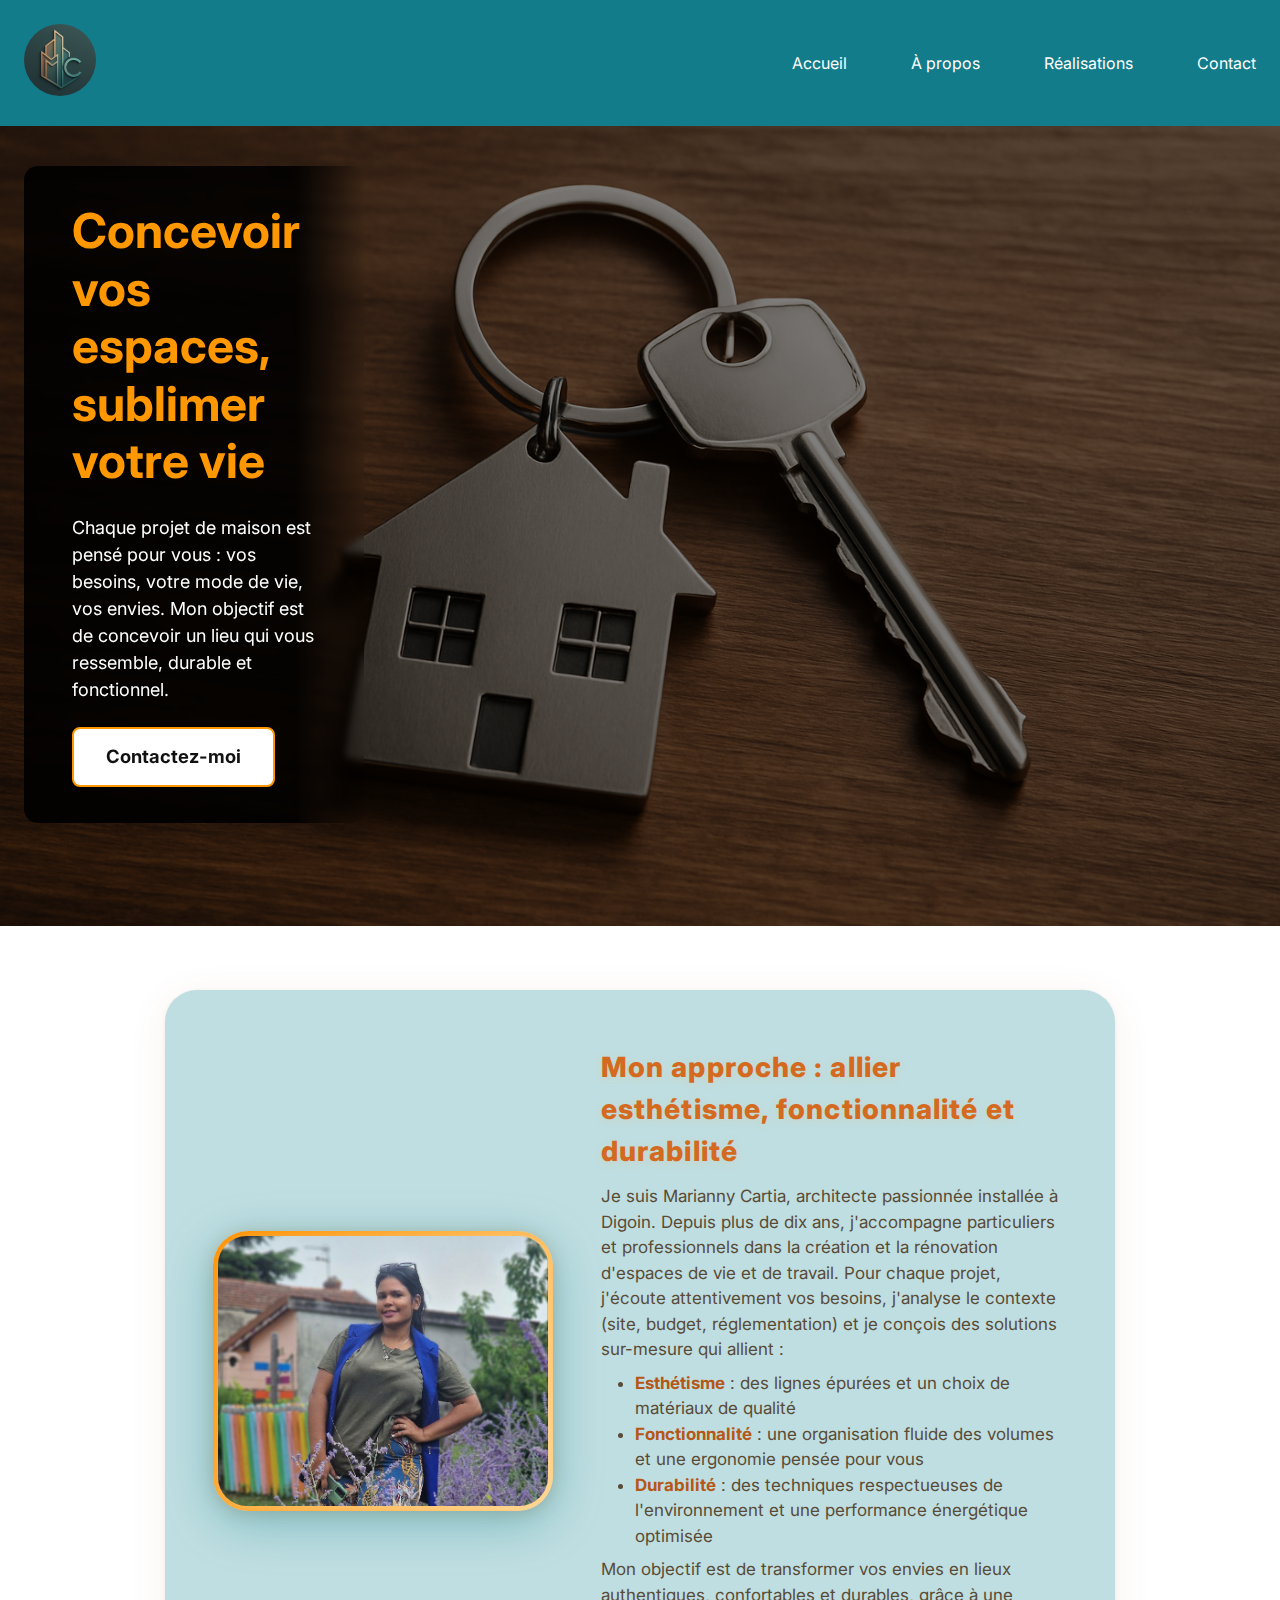
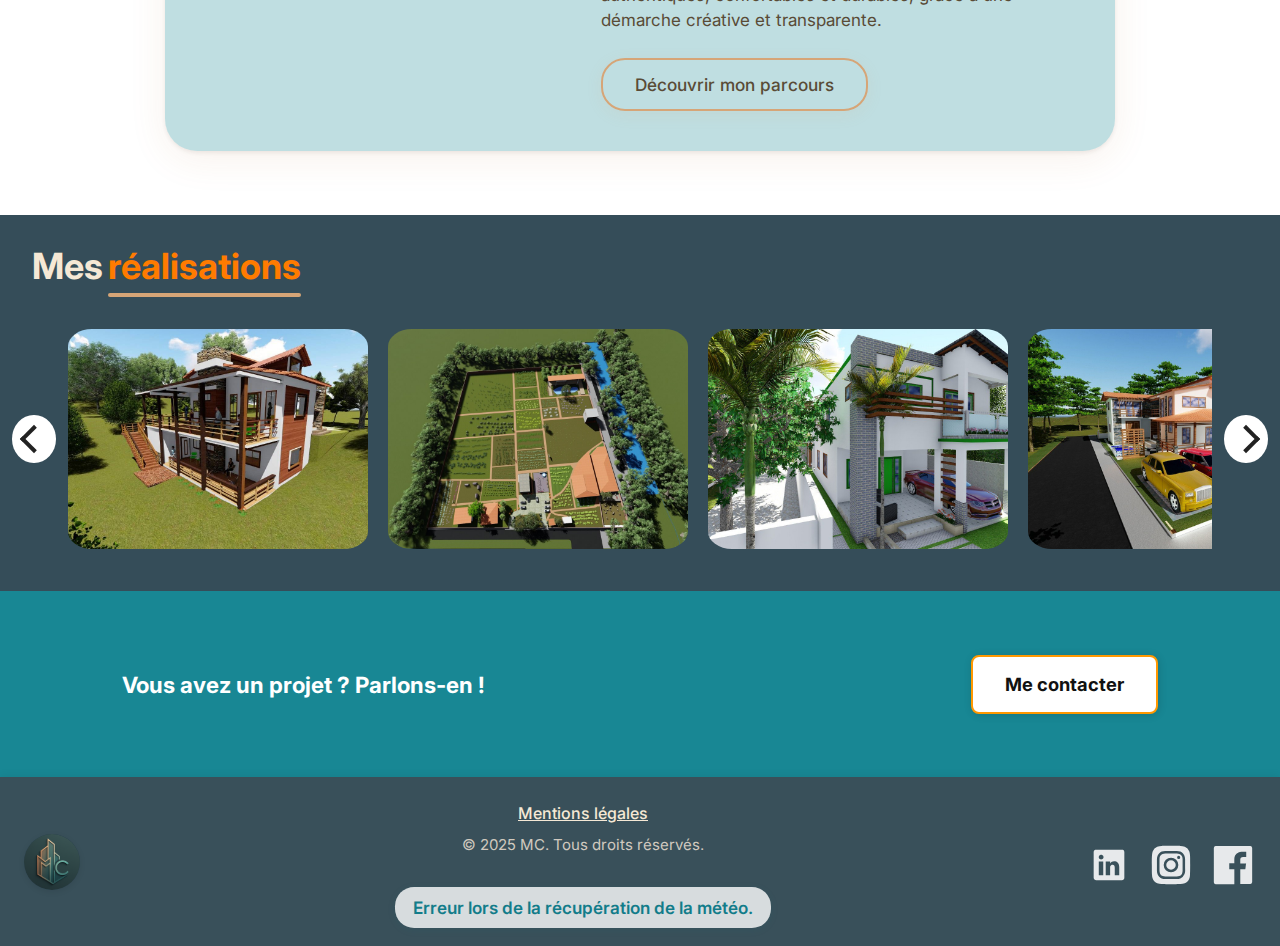
<file: index.html>
<!DOCTYPE html>
<html lang="fr">
  <head>
    <meta charset="UTF-8" />
    <meta name="viewport" content="width=device-width, initial-scale=1.0" />
    <title>M.C Architecture</title>
    <link rel="preconnect" href="https://fonts.googleapis.com" />
    <link rel="preconnect" href="https://fonts.gstatic.com" crossorigin />
    <link
      href="https://fonts.googleapis.com/css2?family=Inter:wght@400&display=swap"
      rel="stylesheet"
    />
    <link
      href="https://fonts.googleapis.com/css2?family=Inter:wght@400;500;700&display=swap"
      rel="stylesheet"
    />
    <link rel="stylesheet" href="css/style.css" />
    <link rel="icon" type="image/svg+xml" href="img/Logo.svg" />
    <meta
      name="description"
      content="Architecte à Digoin : conception, rénovation, réalisations et contact pour vos projets de construction, rénovation, ou aménagement intérieur."
    />
    <meta
      property="og:title"
      content="M.C Architecture - Architecte à Digoin"
    />
    <meta
      property="og:description"
      content="Conception, rénovation, réalisations, contact pour vos projets de construction ou aménagement à Digoin et alentours."
    />
    <meta property="og:type" content="website" />
    <meta
      property="og:url"
      content="https://saldyr.github.io/portfolio/index.html"
    />
    <meta name="robots" content="index, follow" />
    <script src="js/main.js" defer></script>
  </head>
  <body>
    <a href="#main-content" class="skip-link">Aller au contenu principal</a>
    <!-- Header -->
    <header class="site-header">
      <div class="container">
        <a href="index.html" class="logo" aria-label="Accueil">
          <img
            src="img/Logo.svg"
            width="72"
            height="72"
            alt="Logo M.C Architecture"
          />
        </a>
        <nav class="main-nav" id="main-nav" aria-label="Navigation principale">
          <ul>
            <li><a href="index.html">Accueil</a></li>
            <li><a href="about.html">À propos</a></li>
            <li><a href="portfolio.html">Réalisations</a></li>
            <li><a href="contact.html">Contact</a></li>
          </ul>
        </nav>
        <button
          class="burger"
          aria-label="Ouvrir le menu"
          aria-expanded="false"
          aria-controls="main-nav"
        >
          <span></span><span></span><span></span>
        </button>
      </div>
    </header>

    <main id="main-content">
      <!-- Hero -->
      <section class="hero">
        <div class="container">
          <div class="hero__overlay">
            <h1>Concevoir vos espaces, sublimer votre vie</h1>
            <p>
              Chaque projet de maison est pensé pour vous : vos besoins, votre
              mode de vie, vos envies. Mon objectif est de concevoir un lieu qui
              vous ressemble, durable et fonctionnel.
            </p>
            <a href="contact.html" class="btn hero__btn">Contactez-moi</a>
          </div>
        </div>
      </section>
      <!-- About -->
      <section class="about" id="about">
        <div class="about-card">
          <div class="container about__container">
            <div class="about__photo">
              <img
                src="img/architecte.jpg"
                alt="Photo de l'architecte Marianny Cartia"
              />
            </div>
            <div class="about__text">
              <h2>
                Mon approche : allier esthétisme, fonctionnalité et durabilité
              </h2>
              <p>
                Je suis Marianny Cartia, architecte passionnée installée à
                Digoin. Depuis plus de dix ans, j'accompagne particuliers et
                professionnels dans la création et la rénovation d'espaces de
                vie et de travail.
                <span class="hide-about-snippet">
                  Pour chaque projet, j'écoute attentivement vos besoins,
                  j'analyse le contexte (site, budget, réglementation) et je
                  conçois des solutions sur-mesure qui allient :
                </span>
              </p>
              <ul class="hide-about-snippet">
                <li>
                  <strong>Esthétisme</strong> : des lignes épurées et un choix
                  de matériaux de qualité
                </li>
                <li>
                  <strong>Fonctionnalité</strong> : une organisation fluide des
                  volumes et une ergonomie pensée pour vous
                </li>
                <li>
                  <strong>Durabilité</strong> : des techniques respectueuses de
                  l'environnement et une performance énergétique optimisée
                </li>
              </ul>
              <p>
                Mon objectif est de transformer vos envies en lieux
                authentiques, confortables et durables, grâce à une démarche
                créative et transparente.
              </p>
              <a href="about.html" class="about__btn">Découvrir mon parcours</a>
            </div>
          </div>
        </div>
      </section>
      <!-- Portfolio -->
      <section class="portfolio" id="portfolio">
        <div class="portfolio-header">
          <h2>
            <span class="accent">Mes</span>
            <a href="portfolio.html" class="portfolio-link">
              <span class="accent orange underline">réalisations</span>
            </a>
          </h2>
        </div>
        <div class="carousel">
          <button class="carousel-btn prev" aria-label="Photo précédente">
            <span class="chevron chevron-left"></span>
          </button>
          <div class="carousel-viewport">
            <div class="carousel-track">
              <img
                src="img/projets/projet1.jpg"
                alt="Projet d'une maison sur deux étages"
                class="carousel-img"
              />
              <img
                src="img/projets/projet2.jpg"
                alt="Projet d'une production de fruits et légumes"
                class="carousel-img"
              />
              <img
                src="img/projets/projet3.jpg"
                alt="Projet d'une maison sur deux étages avec une terrasse et un emplacement parking"
                class="carousel-img"
              />
              <img
                src="img/projets/projet4.jpg"
                alt="Projet d'une maison de deux étages avec piscine et parking"
                class="carousel-img"
              />
              <img
                src="img/projets/projet5.jpg"
                alt="Projet d'une grande maison avec terasse et piscine"
                class="carousel-img"
              />
              <img
                src="img/projets/projet6.jpg"
                alt="Projet d'une petite maison sur deux étages avec une terrasse"
                class="carousel-img"
              />
              <img
                src="img/projets/projet7.jpg"
                alt="Projet d'une grande maison avec une grande terrasse"
                class="carousel-img"
              />
              <img
                src="img/projets/projet8.jpg"
                alt="Projet d'une maison dans une résidence"
                class="carousel-img"
              />
            </div>
          </div>
          <button class="carousel-btn next" aria-label="Photo suivante">
            <span class="chevron chevron-right"></span>
          </button>
        </div>
      </section>
      <!-- Contact -->
      <section class="cta-contact">
        <div class="cta-contact__content">
          <h2 class="cta-contact__text">
            Vous avez un projet&nbsp;? Parlons-en&nbsp;!
          </h2>
          <a href="contact.html" class="cta-contact__btn">Me contacter</a>
        </div>
      </section>
    </main>
    <!-- Footer -->
    <footer class="site-footer">
      <div class="footer-container">
        <div class="footer-logo">
          <img src="img/Logo.svg" alt="Logo MC Architecture" />
        </div>
        <div class="footer-info">
          <a href="mentions-legales.html" class="footer-link"
            >Mentions légales</a
          >
          <span class="footer-copyright"
            >&copy; 2025 MC. Tous droits réservés.</span
          >
          <div
            id="meteo-digoin"
            aria-live="polite"
            class="meteo-widget"
            style="margin-top: 1.5rem"
          ></div>
        </div>
        <div class="footer-socials">
          <a href="https://www.linkedin.com/" target="_blank" rel="noopener">
            <img
              src="img/linkedin.svg"
              alt="LinkedIn MC Architecture"
              width="28"
              height="28"
            />
          </a>
          <a href="https://instagram.com/" target="_blank" rel="noopener">
            <img
              src="img/instagram.svg"
              alt="Instagram MC Architecture"
              width="28"
              height="28"
            />
          </a>
          <a href="https://facebook.com/" target="_blank" rel="noopener">
            <img
              src="img/facebook.svg"
              alt="Facebook MC Architecture"
              width="28"
              height="28"
            />
          </a>
        </div>
      </div>
    </footer>
  </body>
</html>
</file>
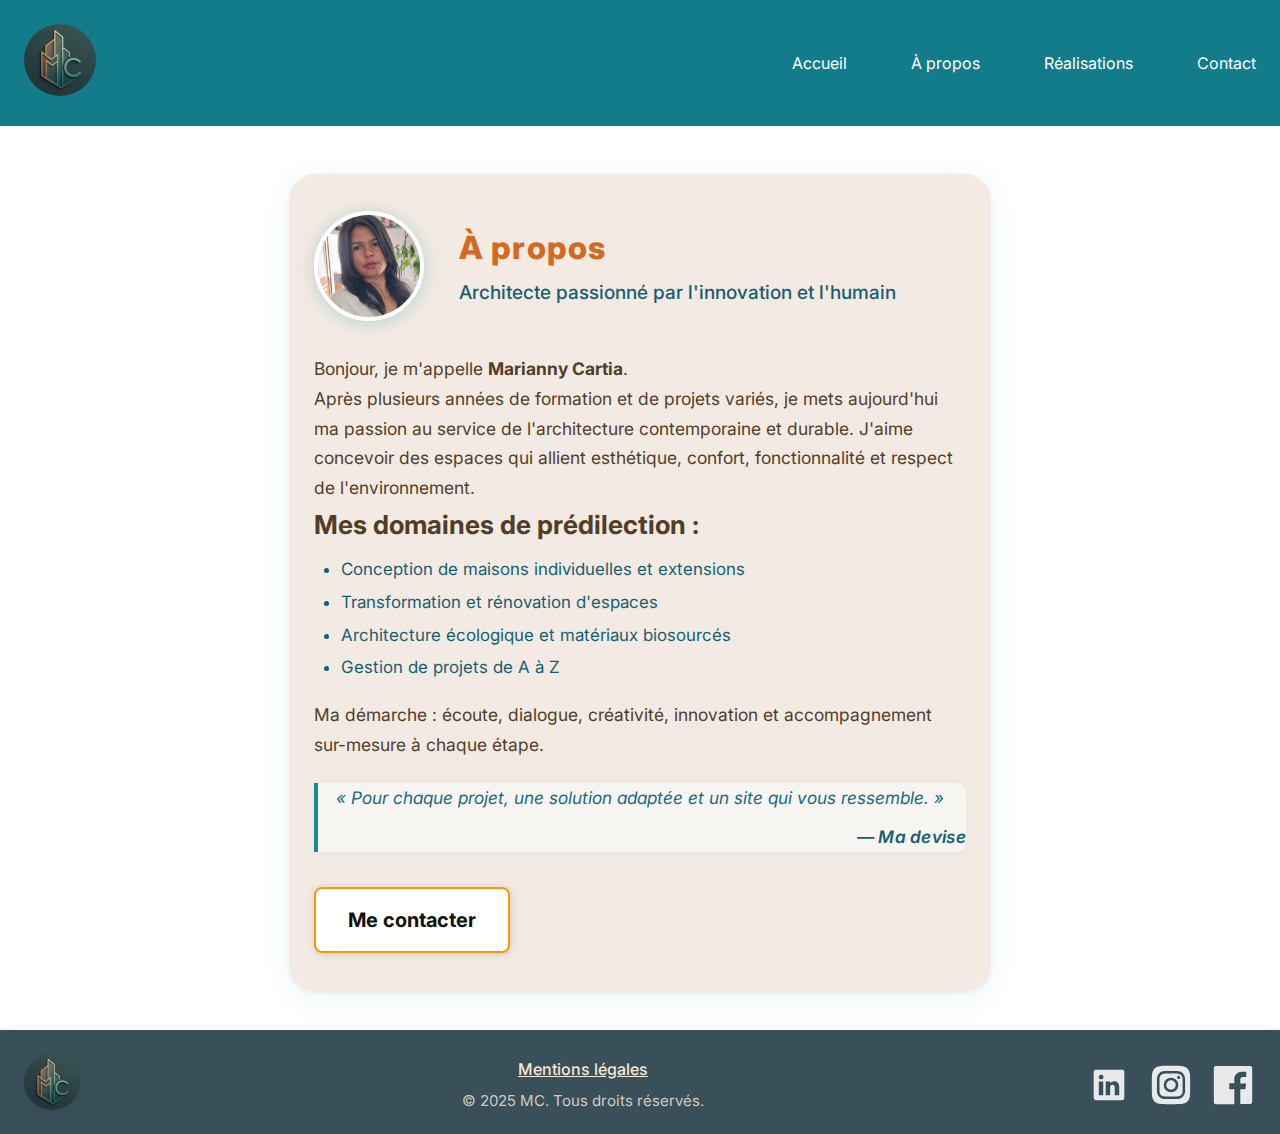
<file: about.html>
<!DOCTYPE html>
<html lang="fr">
  <head>
    <meta charset="UTF-8" />
    <meta name="viewport" content="width=device-width, initial-scale=1.0" />
    <link rel="preconnect" href="https://fonts.googleapis.com" />
    <title>À propos</title>
    <link rel="preconnect" href="https://fonts.gstatic.com" crossorigin />
    <link
      href="https://fonts.googleapis.com/css2?family=Inter:wght@400&display=swap"
      rel="stylesheet"
    />
    <link
      href="https://fonts.googleapis.com/css2?family=Inter:wght@400;500;700&display=swap"
      rel="stylesheet"
    />
    <link rel="stylesheet" href="css/style.css" />
    <link rel="icon" href="img/Logo.svg" type="image/svg+xml" />
    <meta
      name="description"
      content="À propos de Marianny Cartia, présentation de son parcours, sa philosophie, et son approche du métier d'architecte."
    />
    <meta property="og:title" content="À propos - M.C Architecture">
    <meta property="og:description" content="Présentation de Marianny Cartia, son parcours, sa philosophie, et son approche du métier d'architecte.">
    <meta property="og:type" content="profile">
    <meta property="og:url" content="https://saldyr.github.io/portfolio/about.html">
    <script src="js/main.js" defer></script>
  </head>
  <body>
    <a href="#main-content" class="skip-link">Aller au contenu principal</a>
    <!-- Header -->
    <header class="site-header">
      <div class="container">
        <a href="index.html" class="logo" aria-label="Accueil">
          <img
            src="img/Logo.svg"
            width="72"
            height="72"
            alt="Logo M.C Architecture"
          />
        </a>
        <nav class="main-nav" id="main-nav" aria-label="Navigation principale">
          <ul>
            <li><a href="index.html">Accueil</a></li>
            <li><a href="about.html">À propos</a></li>
            <li><a href="portfolio.html">Réalisations</a></li>
            <li><a href="contact.html">Contact</a></li>
          </ul>
        </nav>
        <button
          class="burger"
          aria-label="Ouvrir le menu"
          aria-expanded="false"
          aria-controls="main-nav"
        >
          <span></span><span></span><span></span>
        </button>
      </div>
    </header>

    <main id="main-content">
      <section class="about-page">
        <div class="about-header">
          <img
            src="img/apropos.JPG"
            alt="Portrait de Marianny Cartia"
            class="about-avatar"
          />
          <div>
            <h1>À propos</h1>
            <p class="about-title">
              Architecte passionné par l'innovation et l'humain
            </p>
          </div>
        </div>
        <div class="about-content">
          <p>
            Bonjour, je m'appelle <strong>Marianny Cartia</strong>.<br />
            Après plusieurs années de formation et de projets variés, je mets
            aujourd'hui ma passion au service de l'architecture contemporaine et
            durable. J'aime concevoir des espaces qui allient esthétique,
            confort, fonctionnalité et respect de l'environnement.
          </p>
          <h2>Mes domaines de prédilection :</h2>
          <ul>
            <li>Conception de maisons individuelles et extensions</li>
            <li>Transformation et rénovation d'espaces</li>
            <li>Architecture écologique et matériaux biosourcés</li>
            <li>Gestion de projets de A à Z</li>
          </ul>
          <p>
            Ma démarche : écoute, dialogue, créativité, innovation et
            accompagnement sur-mesure à chaque étape.
          </p>
          <blockquote class="about-quote">
            « Pour chaque projet, une solution adaptée et un site qui vous
            ressemble. »
            <span>— Ma devise</span>
          </blockquote>
          <a href="contact.html" class="about-contact-btn">Me contacter</a>
        </div>
      </section>
    </main>

    <!-- Footer -->
    <footer class="site-footer">
      <div class="footer-container">
        <div class="footer-logo">
          <img src="img/Logo.svg" alt="Logo MC Architecture" />
        </div>
        <div class="footer-info">
          <a href="mentions-legales.html" class="footer-link"
            >Mentions légales</a
          >
          <span class="footer-copyright"
            >&copy; 2025 MC. Tous droits réservés.</span
          >
        </div>
        <div class="footer-socials">
          <a href="https://www.linkedin.com/" target="_blank" rel="noopener">
            <img
              src="img/linkedin.svg"
              alt="LinkedIn MC Architecture"
              width="28"
              height="28"
            />
          </a>
          <a href="https://instagram.com/" target="_blank" rel="noopener">
            <img
              src="img/instagram.svg"
              alt="Instagram MC Architecture"
              width="28"
              height="28"
            />
          </a>
          <a href="https://facebook.com/" target="_blank" rel="noopener">
            <img
              src="img/facebook.svg"
              alt="Facebook MC Architecture"
              width="28"
              height="28"
            />
          </a>
        </div>
      </div>
    </footer>
  </body>
</html>
</file>
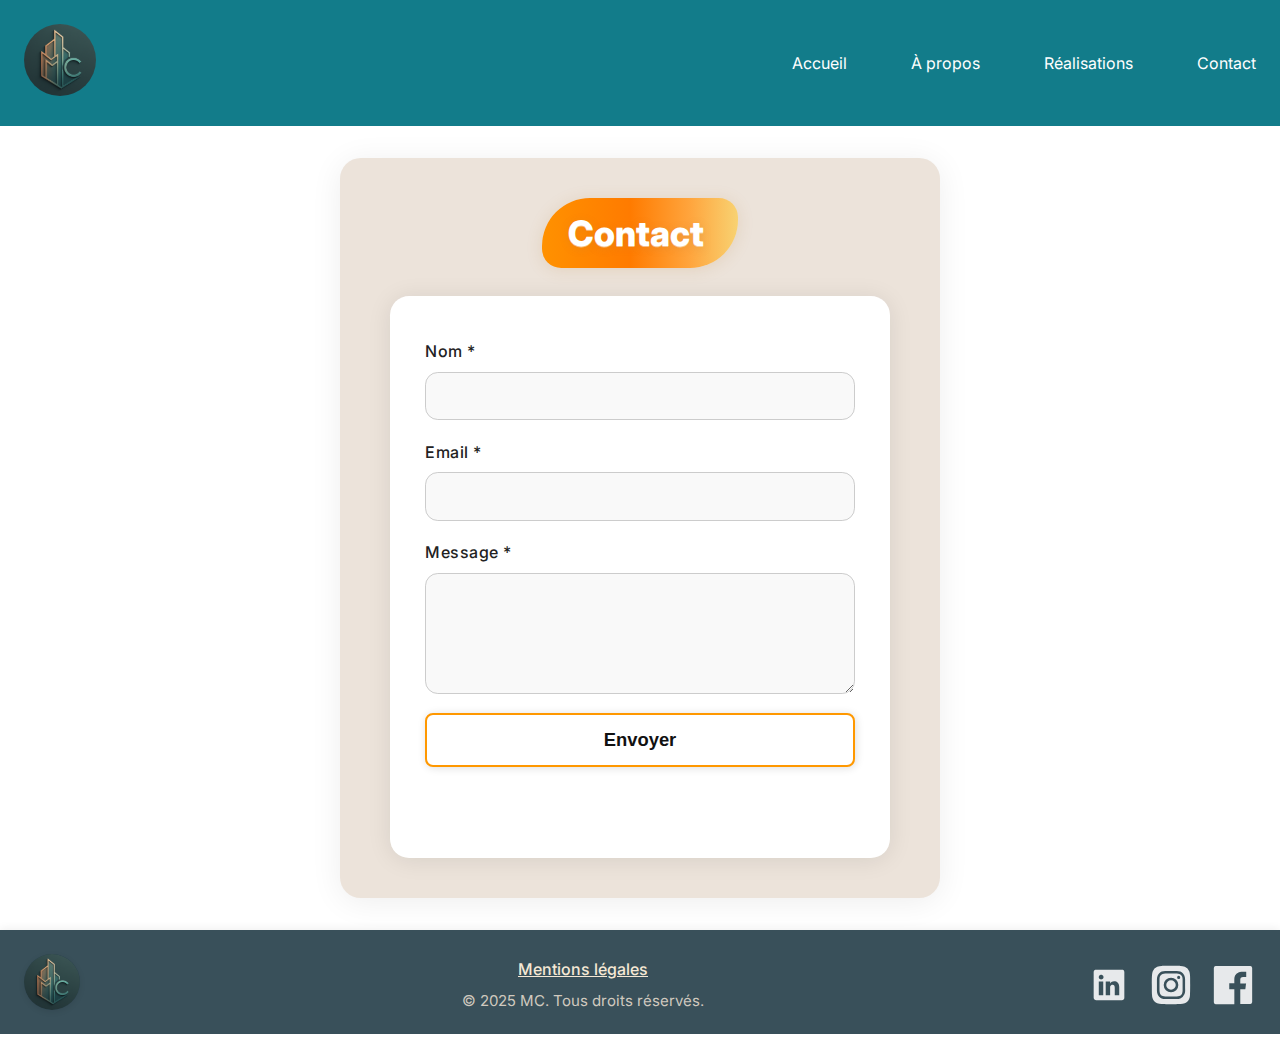
<file: contact.html>
<!DOCTYPE html>
<html lang="fr">
  <head>
    <meta charset="UTF-8" />
    <meta name="viewport" content="width=device-width, initial-scale=1.0" />
    <title>M.C Architecture</title>
    <link rel="preconnect" href="https://fonts.googleapis.com" />
    <link rel="preconnect" href="https://fonts.gstatic.com" crossorigin />
    <link
      href="https://fonts.googleapis.com/css2?family=Inter:wght@400&display=swap"
      rel="stylesheet"
    />
    <link
      href="https://fonts.googleapis.com/css2?family=Inter:wght@400;500;700&display=swap"
      rel="stylesheet"
    />
    <link rel="stylesheet" href="css/style.css" />
    <link rel="icon" type="image/svg+xml" href="img/Logo.svg" />
    <meta
      name="description"
      content="Architecte à Digoin : conception, rénovation, réalisations et contact pour vos projets de construction, rénovation, ou aménagement intérieur."
    />
    <meta
      property="og:title"
      content="M.C Architecture - Architecte à Digoin"
    />
    <meta
      property="og:description"
      content="Conception, rénovation, réalisations, contact pour vos projets de construction ou aménagement à Digoin et alentours."
    />
    <meta property="og:type" content="website" />
    <meta
      property="og:url"
      content="https://saldyr.github.io/portfolio/contact.html"
    />
    <meta name="robots" content="index, follow" />
    <script src="js/main.js" defer></script>
  </head>
  <body>
    <a href="#main-content" class="skip-link">Aller au contenu principal</a>

    <!-- Header: site navigation and logo -->
    <header class="site-header">
      <div class="container">
        <a href="index.html" class="logo" aria-label="Accueil">
          <img
            src="img/Logo.svg"
            width="72"
            height="72"
            alt="Logo M.C Architecture"
          />
        </a>
        <nav class="main-nav" id="main-nav" aria-label="Navigation principale">
          <ul>
            <li><a href="index.html">Accueil</a></li>
            <li><a href="about.html">À propos</a></li>
            <li><a href="portfolio.html">Réalisations</a></li>
            <li><a href="contact.html">Contact</a></li>
          </ul>
        </nav>
        <button
          class="burger"
          aria-label="Ouvrir le menu"
          aria-expanded="false"
          aria-controls="main-nav"
        >
          <span></span><span></span><span></span>
        </button>
      </div>
    </header>

    <!-- Contact section: contact form and popup confirmation -->
    <main id="main-content">
      <section class="contact-bg" aria-labelledby="contact-title">
        <h1 id="contact-title">Contact</h1>
        <form class="contact-form" id="contact-form" novalidate>
          <div class="form-group">
            <label for="name">Nom <span aria-hidden="true">*</span></label>
            <input
              type="text"
              id="name"
              name="name"
              required
              aria-required="true"
              autocomplete="name"
            />
          </div>
          <div class="form-group">
            <label for="email">Email <span aria-hidden="true">*</span></label>
            <input
              type="email"
              id="email"
              name="email"
              required
              aria-required="true"
              autocomplete="email"
            />
          </div>
          <div class="form-group">
            <label for="message"
              >Message <span aria-hidden="true">*</span></label
            >
            <textarea
              id="message"
              name="message"
              rows="5"
              required
              aria-required="true"
            ></textarea>
          </div>
          <button type="submit" class="btn">Envoyer</button>
          <div id="form-message" role="alert" aria-live="polite"></div>
        </form>
        <!-- Confirmation popup: shows after form submission -->
        <div
          class="popup-confirm"
          id="popup-confirm"
          aria-modal="true"
          role="dialog"
          aria-labelledby="popup-title"
          aria-describedby="popup-text"
          tabindex="-1"
          hidden
        >
          <div class="popup-content">
            <button
              class="popup-close"
              id="popup-close"
              aria-label="Fermer la fenêtre"
            >
              &times;
            </button>
            <h2 id="popup-title">Message envoyé</h2>
            <p id="popup-text">
              Votre message a bien été envoyé. Merci pour votre prise de contact
              !
            </p>
            <button id="popup-confirm-close" class="btn">Fermer</button>
          </div>
        </div>
      </section>
    </main>

    <!-- Footer: site info, legal notice, and social links -->
    <footer class="site-footer">
      <div class="footer-container">
        <div class="footer-logo">
          <img src="img/Logo.svg" alt="Logo MC Architecture" />
        </div>
        <div class="footer-info">
          <a href="mentions-legales.html" class="footer-link"
            >Mentions légales</a
          >
          <span class="footer-copyright"
            >&copy; 2025 MC. Tous droits réservés.</span
          >
        </div>
        <div class="footer-socials">
          <a href="https://www.linkedin.com/" target="_blank" rel="noopener">
            <img
              src="img/linkedin.svg"
              alt="LinkedIn MC Architecture"
              width="28"
              height="28"
            />
          </a>
          <a href="https://instagram.com/" target="_blank" rel="noopener">
            <img
              src="img/instagram.svg"
              alt="Instagram MC Architecture"
              width="28"
              height="28"
            />
          </a>
          <a href="https://facebook.com/" target="_blank" rel="noopener">
            <img
              src="img/facebook.svg"
              alt="Facebook MC Architecture"
              width="28"
              height="28"
            />
          </a>
        </div>
      </div>
    </footer>
  </body>
</html>
</file>
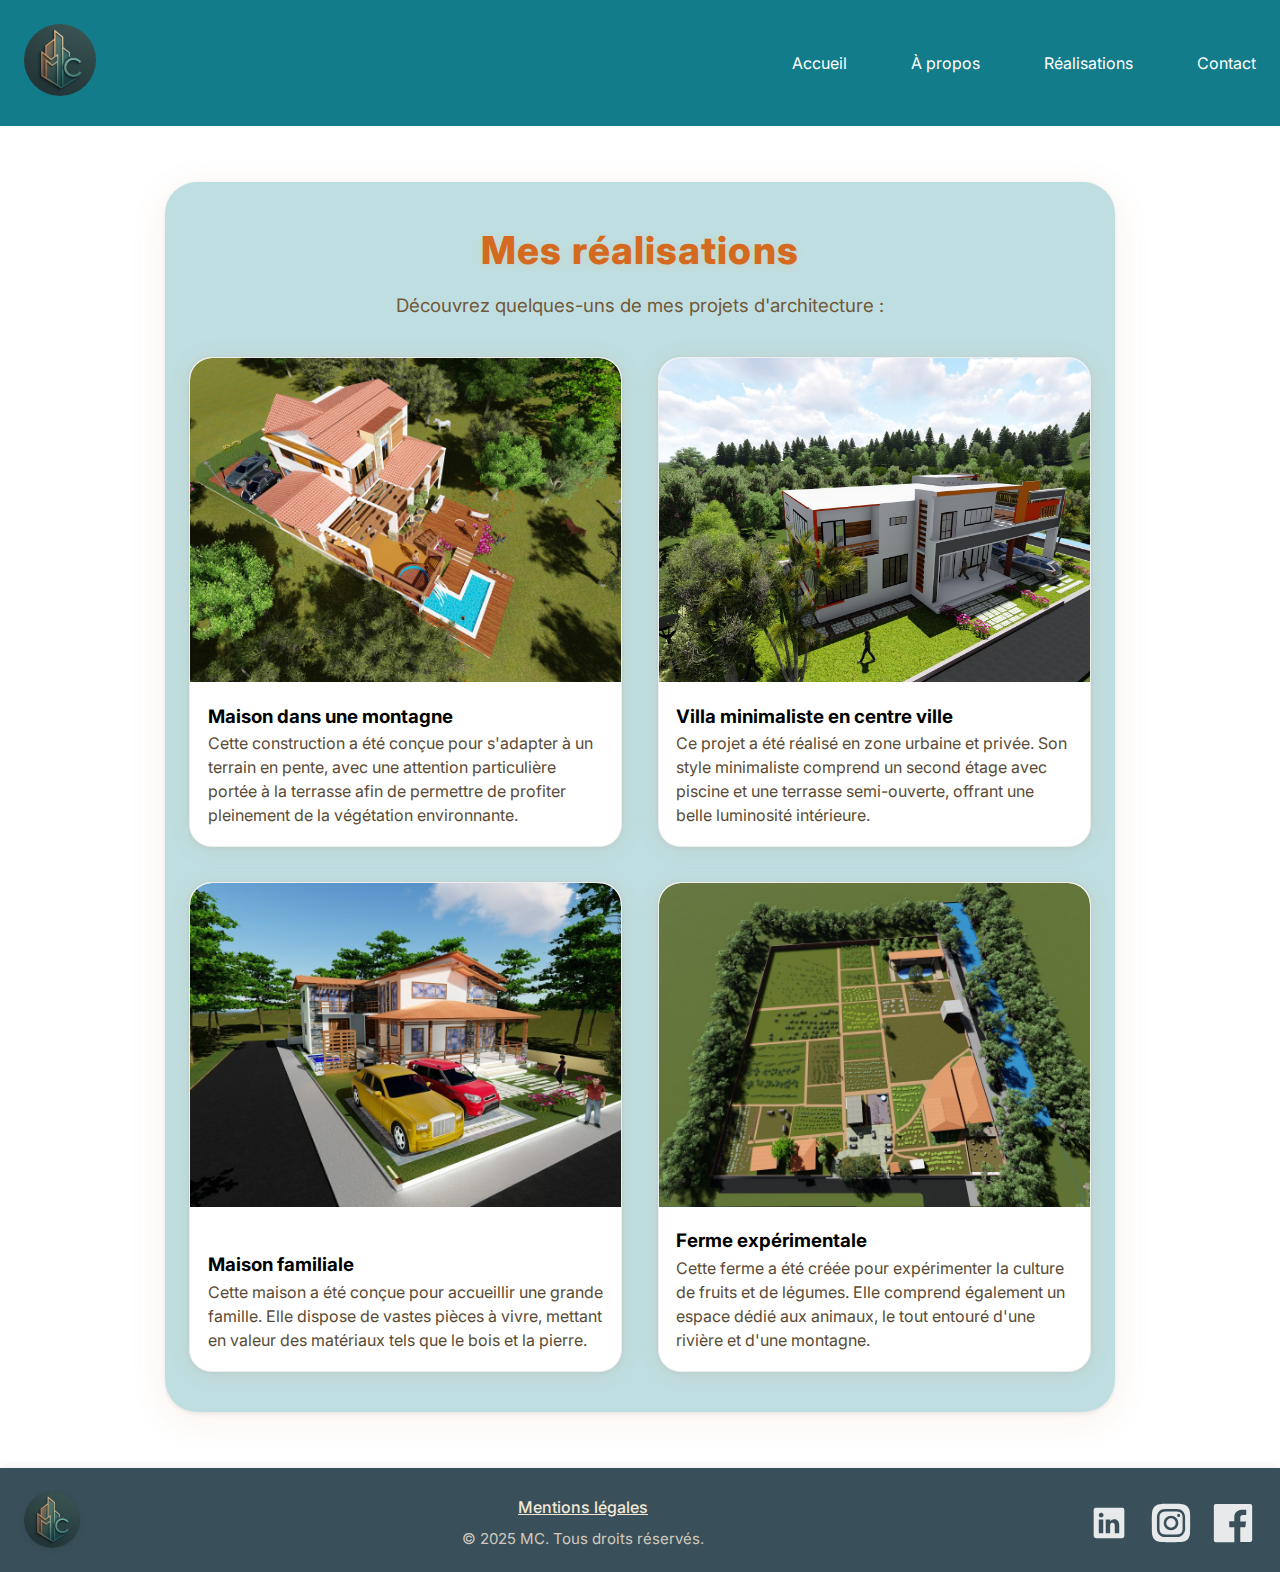
<file: portfolio.html>
<!DOCTYPE html>
<html lang="fr">
  <head>
    <meta charset="UTF-8" />
    <meta name="viewport" content="width=device-width, initial-scale=1.0" />
    <title>M.C Architecture</title>
    <link rel="preconnect" href="https://fonts.googleapis.com" />
    <link rel="preconnect" href="https://fonts.gstatic.com" crossorigin />
    <link
      href="https://fonts.googleapis.com/css2?family=Inter:wght@400&display=swap"
      rel="stylesheet"
    />
    <link
      href="https://fonts.googleapis.com/css2?family=Inter:wght@400;500;700&display=swap"
      rel="stylesheet"
    />
    <link rel="stylesheet" href="css/style.css" />
    <link rel="icon" type="image/svg+xml" href="img/Logo.svg" />
    <meta
      name="description"
      content="Architecte à Digoin : conception, rénovation, réalisations et contact pour vos projets de construction, rénovation, ou aménagement intérieur."
    />
    <meta
      property="og:title"
      content="M.C Architecture - Architecte à Digoin"
    />
    <meta
      property="og:description"
      content="Conception, rénovation, réalisations, contact pour vos projets de construction ou aménagement à Digoin et alentours."
    />
    <meta property="og:type" content="website" />
    <meta
      property="og:url"
      content="https://saldyr.github.io/portfolio/portfolio.html"
    />
    <meta name="robots" content="index, follow" />
    <script src="js/main.js" defer></script>
  </head>
  <body>
    <a href="#main-content" class="skip-link">Aller au contenu principal</a>

    <!-- Header: site navigation and logo -->
    <header class="site-header">
      <div class="container">
        <a href="index.html" class="logo" aria-label="Accueil">
          <img
            src="img/Logo.svg"
            width="72"
            height="72"
            alt="Logo M.C Architecture"
          />
        </a>
        <nav class="main-nav" id="main-nav" aria-label="Navigation principale">
          <ul>
            <li><a href="index.html">Accueil</a></li>
            <li><a href="about.html">À propos</a></li>
            <li><a href="portfolio.html">Réalisations</a></li>
            <li><a href="contact.html">Contact</a></li>
          </ul>
        </nav>
        <button
          class="burger"
          aria-label="Ouvrir le menu"
          aria-expanded="false"
          aria-controls="main-nav"
        >
          <span></span><span></span><span></span>
        </button>
      </div>
    </header>

    <!-- Portfolio section: static project showcase grid -->
    <main id="main-content">
      <section class="portfolio portfolio-page">
        <h1>Mes réalisations</h1>
        <p class="portfolio-intro">
          Découvrez quelques-uns de mes projets d'architecture&nbsp;:
        </p>
        <div class="portfolio-grid">
          <figure class="portfolio-item">
            <img
              src="img/projets/projet10.jpg"
              alt="Image d'une maison avec une grande terrasse avec piscine"
            />
            <figcaption>
              <h3>Maison dans une montagne</h3>
              <p>
                Cette construction a été conçue pour s'adapter à un terrain en
                pente, avec une attention particulière portée à la terrasse afin
                de permettre de profiter pleinement de la végétation
                environnante.
              </p>
            </figcaption>
          </figure>
          <figure class="portfolio-item">
            <img
              src="img/projets/projet9.jpg"
              alt="Image d'une villa en zone urbaine"
            />
            <figcaption>
              <h3>Villa minimaliste en centre ville</h3>
              <p>
                Ce projet a été réalisé en zone urbaine et privée. Son style
                minimaliste comprend un second étage avec piscine et une
                terrasse semi-ouverte, offrant une belle luminosité intérieure.
              </p>
            </figcaption>
          </figure>
          <figure class="portfolio-item">
            <img
              src="img/projets/projet4.jpg"
              alt="Image d'une grande maison familiale"
            />
            <figcaption>
              <h3>Maison familiale</h3>
              <p>
                Cette maison a été conçue pour accueillir une grande famille.
                Elle dispose de vastes pièces à vivre, mettant en valeur des
                matériaux tels que le bois et la pierre.
              </p>
            </figcaption>
          </figure>
          <figure class="portfolio-item">
            <img
              src="img/projets/projet2.jpg"
              alt="Image d'une ferme expérimentale"
            />
            <figcaption>
              <h3>Ferme expérimentale</h3>
              <p>
                Cette ferme a été créée pour expérimenter la culture de fruits
                et de légumes. Elle comprend également un espace dédié aux
                animaux, le tout entouré d'une rivière et d'une montagne.
              </p>
            </figcaption>
          </figure>
        </div>
      </section>
    </main>

    <!-- Footer: site info, legal notice, and social links -->
    <footer class="site-footer">
      <div class="footer-container">
        <div class="footer-logo">
          <img src="img/Logo.svg" alt="Logo MC Architecture" />
        </div>
        <div class="footer-info">
          <a href="mentions-legales.html" class="footer-link"
            >Mentions légales</a
          >
          <span class="footer-copyright"
            >&copy; 2025 MC. Tous droits réservés.</span
          >
        </div>
        <div class="footer-socials">
          <a href="https://www.linkedin.com/" target="_blank" rel="noopener">
            <img
              src="img/linkedin.svg"
              alt="LinkedIn MC Architecture"
              width="28"
              height="28"
            />
          </a>
          <a href="https://instagram.com/" target="_blank" rel="noopener">
            <img
              src="img/instagram.svg"
              alt="Instagram MC Architecture"
              width="28"
              height="28"
            />
          </a>
          <a href="https://facebook.com/" target="_blank" rel="noopener">
            <img
              src="img/facebook.svg"
              alt="Facebook MC Architecture"
              width="28"
              height="28"
            />
          </a>
        </div>
      </div>
    </footer>
  </body>
</html>
</file>
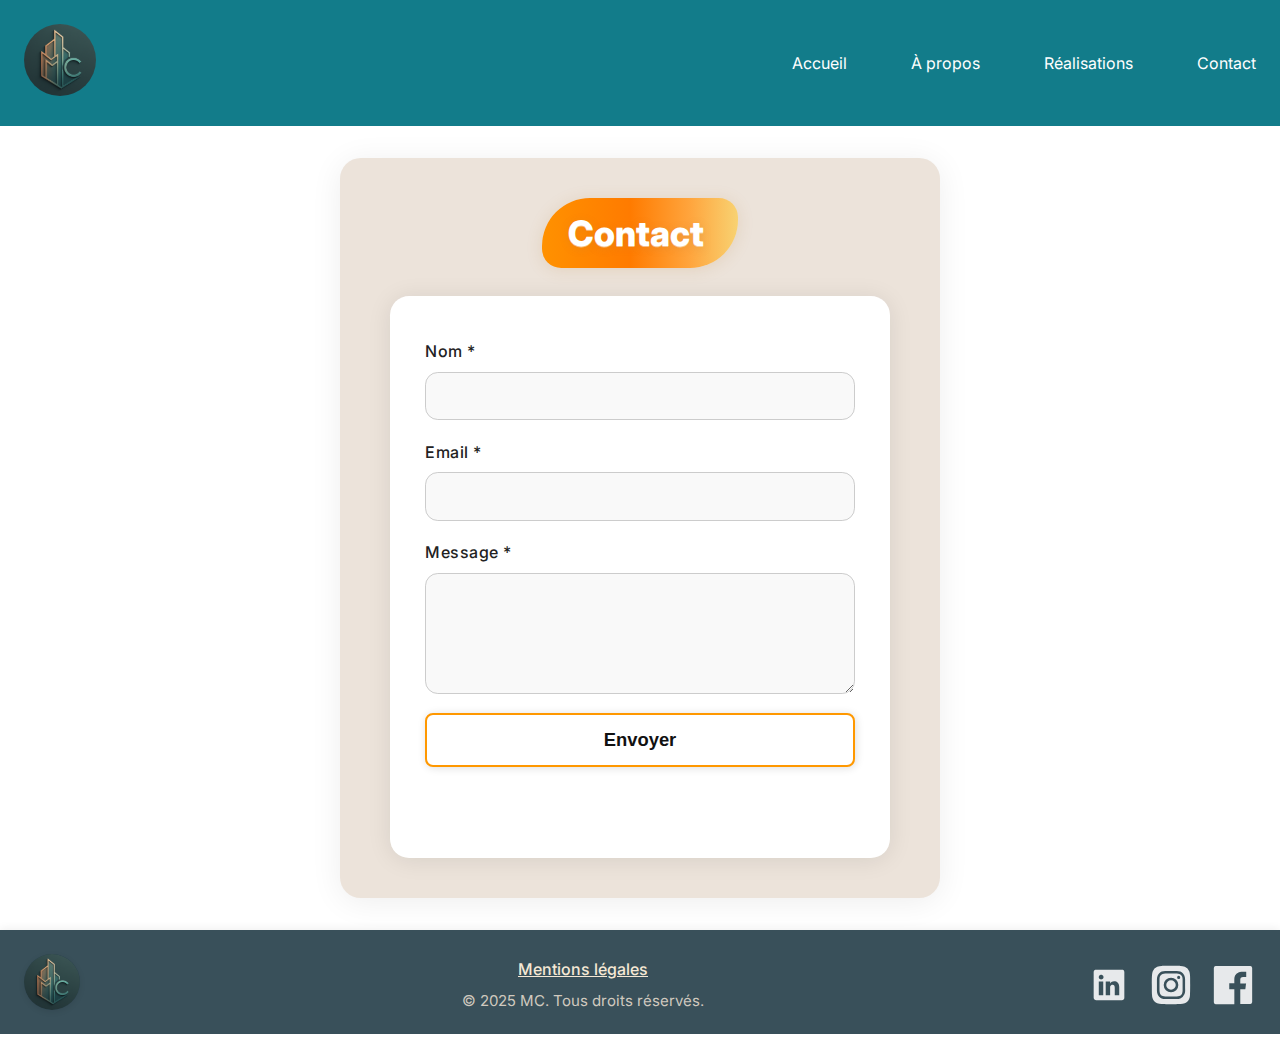
<file: src/contact.html>
<!DOCTYPE html>
<html lang="fr">
  <head>
    <meta charset="UTF-8" />
    <meta name="viewport" content="width=device-width, initial-scale=1.0" />
    <title>M.C Architecture</title>
    <link rel="preconnect" href="https://fonts.googleapis.com" />
    <link rel="preconnect" href="https://fonts.gstatic.com" crossorigin />
    <link
      href="https://fonts.googleapis.com/css2?family=Inter:wght@400&display=swap"
      rel="stylesheet"
    />
    <link
      href="https://fonts.googleapis.com/css2?family=Inter:wght@400;500;700&display=swap"
      rel="stylesheet"
    />
    <link rel="stylesheet" href="css/style.css" />
    <link rel="icon" type="image/svg+xml" href="img/Logo.svg" />
    <meta
      name="description"
      content="Architecte à Digoin : conception, rénovation, réalisations et contact pour vos projets de construction, rénovation, ou aménagement intérieur."
    />
    <meta
      property="og:title"
      content="M.C Architecture - Architecte à Digoin"
    />
    <meta
      property="og:description"
      content="Conception, rénovation, réalisations, contact pour vos projets de construction ou aménagement à Digoin et alentours."
    />
    <meta property="og:type" content="website" />
    <meta property="og:url" content="https://saldyr.github.io/portfolio/contact.html" />
    <meta name="robots" content="index, follow" />
    <script src="js/main.js" defer></script>
  </head>
  <body>
    <a href="#main-content" class="skip-link">Aller au contenu principal</a>
    <!-- Header -->
    <header class="site-header">
      <div class="container">
        <a href="index.html" class="logo" aria-label="Accueil">
          <img
            src="img/Logo.svg"
            width="72"
            height="72"
            alt="Logo M.C Architecture"
          />
        </a>
        <nav class="main-nav" id="main-nav" aria-label="Navigation principale">
          <ul>
            <li><a href="index.html">Accueil</a></li>
            <li><a href="about.html">À propos</a></li>
            <li><a href="portfolio.html">Réalisations</a></li>
            <li><a href="contact.html">Contact</a></li>
          </ul>
        </nav>
        <button
          class="burger"
          aria-label="Ouvrir le menu"
          aria-expanded="false"
          aria-controls="main-nav"
        >
          <span></span><span></span><span></span>
        </button>
      </div>
    </header>

<main id="main-content">
  <section class="contact-bg" aria-labelledby="contact-title">
    <h1 id="contact-title">Contact</h1>
    <form class="contact-form" id="contact-form" novalidate>
      <div class="form-group">
        <label for="name">Nom <span aria-hidden="true">*</span></label>
        <input
          type="text"
          id="name"
          name="name"
          required
          aria-required="true"
          autocomplete="name"
        />
      </div>
      <div class="form-group">
        <label for="email">Email <span aria-hidden="true">*</span></label>
        <input
          type="email"
          id="email"
          name="email"
          required
          aria-required="true"
          autocomplete="email"
        />
      </div>
      <div class="form-group">
        <label for="message">Message <span aria-hidden="true">*</span></label>
        <textarea
          id="message"
          name="message"
          rows="5"
          required
          aria-required="true"
        ></textarea>
      </div>
      <button type="submit" class="btn">Envoyer</button>
      <div id="form-message" role="alert" aria-live="polite"></div>
    </form>
    <div
      class="popup-confirm"
      id="popup-confirm"
      aria-modal="true"
      role="dialog"
      aria-labelledby="popup-title"
      aria-describedby="popup-text"
      tabindex="-1"
      hidden
    >
      <div class="popup-content">
        <button
          class="popup-close"
          id="popup-close"
          aria-label="Fermer la fenêtre"
        >&times;</button>
        <h2 id="popup-title">Message envoyé</h2>
        <p id="popup-text">
          Votre message a bien été envoyé. Merci pour votre prise de contact !
        </p>
        <button id="popup-confirm-close" class="btn">Fermer</button>
      </div>
    </div>
  </section>
</main>

<!-- Footer -->
<footer class="site-footer">
    <div class="footer-container">
        <div class="footer-logo">
        <img src="img/Logo.svg" alt="Logo MC Architecture" />
        </div>
        <div class="footer-info">
        <a href="mentions-legales.html" class="footer-link">Mentions légales</a>
        <span class="footer-copyright">&copy; 2025 MC. Tous droits réservés.</span>
        </div>
        <div class="footer-socials">
        <a href="https://www.linkedin.com/" target="_blank" rel="noopener">
        <img src="img/linkedin.svg" alt="LinkedIn MC Architecture" width="28" height="28">
        </a>
        <a href="https://instagram.com/" target="_blank" rel="noopener">
        <img src="img/instagram.svg" alt="Instagram MC Architecture" width="28" height="28">
        </a>
        <a href="https://facebook.com/" target="_blank" rel="noopener">
        <img src="img/facebook.svg" alt="Facebook MC Architecture" width="28" height="28">
        </a>
    </div>
    </div>
</footer>
</body>
</html>
</file>
<file: css/style.css>
/* ===== RESET & BASE STYLES ===== */
/* Reset and global styles for body, fonts, colors */
*, *::before, *::after {
    box-sizing: border-box;
    margin: 0;
    padding: 0;
}

body {
    font-family: 'Inter', sans-serif;
    font-weight: 400;
    line-height: 1.5;
}

.skip-link {
    position: absolute;
    left: -9999px;
    top: auto;
    width: 1px;
    height: 1px;
    overflow: hidden;
    z-index: 9999;
    background: #fff;
    color: #127C8A;
    padding: 0.5em 1.1em;
    border-radius: 6px;
    font-weight: 700;
    box-shadow: 0 4px 24px #19889333;
    transition: left 0.2s, top 0.2s;
}

.skip-link:focus {
    left: 1rem;
    top: 1rem;
    width: auto;
    height: auto;
    outline: 2px solid #127C8A;
}

/* ===== LAYOUT & CONTAINER ===== */
/* Main container for centering content */
.container {
    max-width: 1440px;
    margin: 0 auto;
    padding: 0 24px;
    width: 100%;
}

/* ===== HEADER & NAVIGATION ===== */
/* Site header and main navigation styles */
.site-header {
    background: #127C8A;
    padding: 24px 0;
}

.site-header .container {
    display: flex;
    justify-content: space-between;
    align-items: center;
}

.main-nav ul {
    list-style: none;
    margin: 0;
    padding: 0;
    display: flex;
    gap: 32px;
}

.main-nav li {
    margin: 0;
    padding: 0;
}

.main-nav a {
    color: #fff;
    text-decoration: none;
    margin-left: 32px;
    font-size: 16px;
    position: relative;
    transition: color 0.25s;
}

.main-nav a::after {
    content: "";
    display: block;
    position: absolute;
    left: 0;
    bottom: -3px;
    width: 0;
    height: 2px;
    background: #FF7B00;
    transition: width 0.3s cubic-bezier(.5, .2, .1, 1);
}

.main-nav a:hover,
.main-nav a:focus {
    color: #FF7B00;
    outline: none;
}

.main-nav a:hover::after,
.main-nav a:focus::after {
    width: 100%;
}

.burger {
    display: none;
    flex-direction: column;
    gap: 4px;
    background: none;
    border: none;
}

.burger span {
    width: 32px;
    height: 4px;
    background: #FF7B00;
    border-radius: 2px;
}


/* ===== HERO SECTION ===== */
/* Hero section with overlay and main CTA */
.hero {
    position: relative;
    height: 800px;
    background: url("../img/hero.png") 95% center/cover no-repeat;
    display: flex;
    justify-content: flex-end;
    align-items: flex-start;
    padding: 40px 60px 0 0;
}

.hero::before {
    content: "";
    position: absolute;
    inset: 0;
    background: rgba(0, 0, 0, 0.5);
    z-index: 1;
}

.hero__overlay {
    position: relative;
    z-index: 2;
    display: flex;
    flex-direction: column;
    align-items: flex-start;
    gap: 24px;
    max-width: 26vw;
    min-width: 340px;
    margin-top: 0;
    margin-left: 0;
    background: linear-gradient(90deg, rgba(0, 0, 0, 0.88) 80%, rgba(0, 0, 0, 0) 100%);
    color: #fff;
    border-radius: 14px;
    padding: 36px 48px;
    backdrop-filter: blur(3px);
}

.hero__overlay h1 {
    font-size: 48px;
    font-weight: 700;
    line-height: 1.2;
    color: #FF9800;
}

.hero__overlay p {
    font-size: 18px;
    color: #fff;
}

.hero__btn {
    display: inline-block;
    padding: 14px 32px;
    border-radius: 8px;
    background: #fff;
    color: #111;
    text-decoration: none;
    font-weight: 700;
    font-size: 1.15em;
    border: 2px solid #FF9800;
    box-shadow: 1px 1px 8px #0002;
    transition:
        background 0.25s,
        color 0.18s,
        box-shadow 0.18s,
        border-color 0.18s,
        transform 0.18s cubic-bezier(.52, .01, .54, 1.47);
    cursor: pointer;
}

.hero__btn:hover,
.hero__btn:focus {
    background: #FF9800;
    color: #fff;
    border-color: #e06e00;
    box-shadow: 0 6px 24px rgba(255, 123, 0, 0.18);
    transform: translateY(-3px) scale(1.03);
    outline: none;
}

/* ===== ABOUT SECTION ===== */
/* About section with profile photo and text */
.about {
    background: #fff;
    padding: 64px 0;
    display: flex;
    justify-content: center;
}

.about-card {
    max-width: 950px;
    margin: 0 auto;
    padding: 2.5rem 1.5rem;
    background: rgba(25, 136, 147, 0.28);
    border-radius: 2rem;
    box-shadow: 0 8px 38px rgba(180, 103, 28, 0.09), 0 1.5px 4px rgba(40, 20, 2, 0.07);
}

.about__container {
    display: flex;
    align-items: center;
    justify-content: space-between;
    gap: 48px;
    width: 100%;
}

.about__photo {
    flex: 0 1 340px;
    max-width: 340px;
    width: 100%;
    height: 280px;
    border-radius: 2.2rem;
    overflow: hidden;
    display: flex;
    align-items: center;
    justify-content: center;
    background: linear-gradient(120deg, #ff9100 0%, #ffd48d 100%);
    padding: 5px;
    box-shadow: 0 12px 48px #19889366, 0 2px 16px #b4571740;
    transition: transform 0.23s cubic-bezier(.48, .17, .56, 1.2), box-shadow 0.2s;
}

.about__photo img {
    width: 100%;
    height: 100%;
    object-fit: cover;
    object-position: 50% 10%;
    display: block;
    border-radius: 1.8rem;
    box-shadow: 0 1px 8px #fff3;
    transition: transform 0.23s cubic-bezier(.48, .17, .56, 1.2);
}


.about__text {
    flex: 1 1 0%;
    min-width: 0;
    color: #594b36;
    display: flex;
    flex-direction: column;
    justify-content: center;
    align-items: flex-start;
    font-size: 17px;
    line-height: 1.5;
}

.about__text h2 {
    font-size: 28px;
    padding-top: 16px;
    margin-bottom: 12px;
    color: #d46a1f;
    font-weight: 800;
    letter-spacing: 1.1px;
    text-shadow: 0 2px 8px #f9b45c33;
}



.about__text li strong {
    color: #b45717;
    font-weight: 700;
}

.about__text ul {
    margin: 8px 0 8px 0;
    padding-left: 2em;
    list-style-position: outside;
}

.about__btn {
    display: inline-block;
    margin-top: 24px;
    padding: 12px 32px;
    background: transparent;
    color: #594b36;
    border: 2px solid #D6A577;
    border-radius: 24px;
    font-size: 1.08rem;
    font-weight: 500;
    text-decoration: none;
    transition:
        box-shadow 0.18s,
        background 0.18s,
        color 0.18s;
    box-shadow: 0 4px 16px 0 rgba(214, 165, 119, 0.10);
}

.about__btn:hover, .about__btn:focus {
    background: #D6A577;
    color: #127C8A;
    box-shadow: 0 6px 24px 0 rgba(214, 165, 119, 0.21);
}

/* ===== PORTFOLIO SECTION ===== */
/* Portfolio carousel (home) and grid (portfolio page) */
.portfolio {
    background: #354D59;
    width: 100%;
    max-width: none;
    padding: 24px 0 42px 0;
    position: relative;
}

.portfolio-header {
    padding: 0 32px 32px 32px;
}

.portfolio-link {
    text-decoration: none;
}

.portfolio-link h2 {
    font-size: 2rem;
    color: #F5E8D5;
    margin-bottom: 0;
}

.portfolio-link .orange {
    color: #FF7B00;
}

.portfolio-link .underline {
    transition: text-shadow 0.22s, color 0.2s;
}

.portfolio-link:hover .underline,
.portfolio-link:focus .underline {
    color: #FF7B00;
    text-shadow: 0 6px 16px #FFB55E88, 0 1px 0 #fff;
}

.carousel {
    width: 100%;
    display: flex;
    justify-content: center;
    align-items: center;
    position: relative;
}

.carousel-viewport {
    overflow: hidden;
    margin: 0 auto;
    padding: 0;
    width: calc(300px * 4 + 20px * 3);
    max-width: 100vw;
}

.carousel-track {
    display: flex;
    gap: 20px;
    transition: transform 0.5s cubic-bezier(.8, 0, .2, 1);
    will-change: transform;
}

.carousel-img {
    width: 300px;
    height: 220px;
    flex: 0 0 300px;
    border-radius: 8%;
    object-fit: cover;
}

.carousel-btn {
    background: #fff;
    border: none;
    border-radius: 50%;
    width: 48px;
    height: 48px;
    display: flex;
    align-items: center;
    justify-content: center;
    cursor: pointer;
    transition: background 0.2s;
    margin: 0 12px;
    z-index: 2;
}

.carousel-btn:hover {
    background: #FF7B00;
}

.chevron {
    display: block;
    width: 20px;
    height: 20px;
    border-style: solid;
    border-width: 0 0 4px 4px;
    border-color: #222;
    padding: 3px;
}

.chevron-left {
    transform: rotate(45deg);
}

.chevron-right {
    transform: rotate(-135deg);
}

.accent {
    font-size: 36px;
    font-weight: 700;
    color: #F5E8D5;
}

.accent.orange {
    color: #FF7B00;
    position: relative;
    display: inline-block;
}

.underline::after {
    content: '';
    display: block;
    width: 100%;
    height: 4px;
    background: #D6A577;
    border-radius: 4px;
}

/* ===== CONTACT SECTION ===== */
/* Contact form and confirmation popup styles */
.cta-contact {
    background: #188794;
    padding: 48px 0;
    width: 100%;
}

.cta-contact__content {
    max-width: 1100px;
    margin: 0 auto;
    display: flex;
    justify-content: space-between;
    align-items: center;
    gap: 32px;
    padding: 0 32px;
    min-height: 90px;
}

.cta-contact__text {
    color: #fff;
    font-size: 1.4rem;
    font-weight: 700;
    margin: 0;
    flex: 1;
}

.cta-contact__btn {
    display: inline-block;
    padding: 14px 32px;
    border-radius: 8px;
    background: #fff;
    color: #111;
    text-decoration: none;
    font-weight: 700;
    font-size: 1.15em;
    border: 2px solid #FF9800;
    box-shadow: 1px 1px 8px #0002;
    transition:
        background 0.25s,
        color 0.18s,
        box-shadow 0.18s,
        border-color 0.18s,
        transform 0.18s cubic-bezier(.52, .01, .54, 1.47);
    cursor: pointer;
}

.cta-contact__btn:hover,
.cta-contact__btn:focus {
    background: #FF9800;
    color: #fff;
    border-color: #e06e00;
    box-shadow: 0 6px 24px rgba(255, 123, 0, 0.18);
    transform: translateY(-3px) scale(1.03);
    outline: none;
}

/* ===== FOOTER ===== */
/* Site footer with social links */
.site-footer {
    background: #39505a;
    padding: 24px 0 18px 0;
    color: #F5E8D5;
    font-size: 1rem;
    width: 100%;
    box-shadow: 0 -2px 8px rgba(0, 0, 0, 0.06);
}

.footer-container {
    max-width: 1440px;
    display: flex;
    align-items: center;
    justify-content: space-between;
    padding: 0 24px;
    gap: 24px;
}

.footer-center {
    display: flex;
    flex-direction: column;
    align-items: center;
    flex: 1 1 0;
    gap: 8px;
    min-width: 180px;
}

.footer-logo img {
    width: 56px;
    height: 56px;
    border-radius: 50%;
    box-shadow: 0 2px 6px rgba(0, 0, 0, 0.09);
    background: #2b424d;
    object-fit: cover;
}

.footer-info {
    text-align: center;
    flex: 1;
    min-width: 160px;
    display: flex;
    flex-direction: column;
    gap: 6px;
    align-items: center;
    justify-content: center;
}

.footer-link {
    color: #F5E8D5;
    text-decoration: underline;
    font-size: 1rem;
    font-weight: 500;
    transition: color 0.2s;
}

.footer-link:hover {
    color: #FF7B00;
}

.footer-copyright {
    display: block;
    font-size: 0.94rem;
    color: #D0C9BF;
    margin-top: 3px;
}

/* ===== WIDGETS ===== */
/* Weather widget (API) */
.meteo-widget {
    background: rgba(255, 255, 255, 0.80);
    border-radius: 1.2rem;
    padding: 0.6rem 1.1rem;
    margin-top: 0.9rem;
    font-size: 1.07rem;
    color: #127C8A;
    font-weight: 600;
    box-shadow: 0 2px 8px #127c8a16;
    display: inline-block;
    line-height: 1.3;
}


.footer-socials {
    display: flex;
    gap: 16px;
}

.footer-socials img {
    width: 46px;
    height: 46px;
    min-width: 46px;
    min-height: 46px;
    object-fit: contain;
    display: block;
    filter: brightness(0) invert(1);
    opacity: 0.88;
    transition: opacity 0.2s, filter 0.2s;
    background: transparent;
}

.icon-facebook {
    padding: 4px 0 0 0;
}

.icon-instagram {
    padding: 0;
}

.icon-linkedin {
    padding: 6px 0 0 0;
}

.footer-socials a:hover img {
    filter: none;
    opacity: 1;
}

/* ===== Contact.html ===== */
.contact-form {
    width: 100%;
    max-width: 500px;
    margin: 0 auto;
    background: #fff;
    padding: 2.7rem 2.2rem;
    border-radius: 1.2rem;
    box-shadow: 0 2px 24px rgba(0, 0, 0, 0.09);
    display: flex;
    flex-direction: column;
    gap: 1.2rem;
}

.contact-bg h1 {
    color: #fff;
    font-size: 2.2rem;
    font-family: 'Inter', Arial, sans-serif;
    font-weight: 800;
    padding: 0.55rem 2.1rem 0.55rem 1.6rem;
    background: linear-gradient(90deg, #ff9100 0%, #FF7B00 45%, #ffa43c 75%, #f8d272 100%);
    border-radius: 3rem 1.2rem 3rem 1.2rem;
    margin-bottom: 1.7rem;
    box-shadow: 0 2px 16px #bb7d3c2c;
    display: inline-flex;
    align-items: center;
    gap: 0.7rem;
    position: relative;
    text-shadow:
        0 2px 8px #bb7d3c46,
        0 1px 0 #fff8;
}


.contact-form .form-group {
    display: flex;
    flex-direction: column;
    gap: 0.4rem;
}

.contact-form label {
    font-weight: 500;
    color: #222;
    letter-spacing: .5px;
    margin-bottom: 0.15rem;
}

.contact-form input,
.contact-form textarea {
    padding: 0.9rem 1rem;
    border: 1.5px solid #ccc;
    border-radius: 0.8rem;
    font-size: 1rem;
    background: #f9f9f9;
    transition: border-color 0.2s;
}

.contact-form input:focus,
.contact-form textarea:focus {
    border-color: #d46a1f;
    outline: none;
    background: #fff;
}

.contact-form textarea {
    resize: vertical;
    min-height: 100px;
}

.contact-form .btn {
    display: inline-block;
    padding: 14px 32px;
    border-radius: 8px;
    background: #fff;
    color: #111;
    text-decoration: none;
    font-weight: 700;
    font-size: 1.15em;
    border: 2px solid #FF9800;
    box-shadow: 1px 1px 8px #0002;
    transition:
        background 0.25s,
        color 0.18s,
        box-shadow 0.18s,
        border-color 0.18s,
        transform 0.18s cubic-bezier(.52, .01, .54, 1.47);
    cursor: pointer;
}

.contact-form .btn:hover,
.contact-form .btn:focus {
    background: #FF9800;
    color: #fff;
    border-color: #e06e00;
    box-shadow: 0 6px 24px rgba(255, 123, 0, 0.18);
    transform: translateY(-3px) scale(1.03);
    outline: none;
}


#form-message {
    color: #d46a1f;
    font-size: 1rem;
    margin-top: 0.3rem;
    min-height: 1.5em;
}

.contact-bg {
    background: #ece3da;
    margin: 2rem auto;
    border-radius: 1.3rem;
    box-shadow: 0 4px 32px rgba(0, 0, 0, 0.07);
    padding: 2.5rem 0;
    width: 100%;
    max-width: 600px;
    display: flex;
    flex-direction: column;
    align-items: center;
    justify-content: flex-start;
}

/* ===== Confirmation Pop-up form ===== */
.popup-confirm {
    position: fixed;
    z-index: 1001;
    top: 0;
    left: 0;
    right: 0;
    bottom: 0;
    background: rgba(0, 0, 0, 0.55);
    display: flex;
    align-items: center;
    justify-content: center;
}

.popup-confirm[hidden] {
    display: none;
}

.popup-content {
    background: #fff;
    border-radius: 1.2rem;
    padding: 2.5rem 2.2rem 2rem 2.2rem;
    box-shadow: 0 12px 32px rgba(0, 0, 0, 0.15);
    text-align: center;
    min-width: 240px;
    max-width: 340px;
    animation: fadeInPopup 0.35s;
    position: relative;
}

.popup-close {
    position: absolute;
    top: 14px;
    right: 18px;
    background: transparent;
    border: none;
    font-size: 2rem;
    color: #111;
    cursor: pointer;
    z-index: 10;
    transition: color 0.18s, transform 0.15s;
    line-height: 1;
    padding: 0 8px;
}

.popup-close:hover,
.popup-close:focus {
    color: #FF9800;
    transform: rotate(18deg) scale(1.20);
    outline: none;
}

@keyframes fadeInPopup {
    from {
        opacity: 0;
        transform: translateY(30px) scale(.95);
    }

    to {
        opacity: 1;
        transform: translateY(0) scale(1);
    }
}

.popup-content h2 {
    margin-top: 0;
    color: #d46a1f;
    font-size: 1.35rem;
    letter-spacing: 1px;
}

.popup-content p {
    font-size: 1.05rem;
    color: #232323;
}

.popup-content .btn {
    display: inline-block;
    padding: 14px 32px;
    border-radius: 8px;
    background: #fff;
    color: #111;
    text-decoration: none;
    font-weight: 700;
    font-size: 1.15em;
    border: 2px solid #FF9800;
    box-shadow: 1px 1px 8px #0002;
    transition:
        background 0.25s,
        color 0.18s,
        box-shadow 0.18s,
        border-color 0.18s,
        transform 0.18s cubic-bezier(.52, .01, .54, 1.47);
    cursor: pointer;
}

.popup-content .btn:hover,
.popup-content .btn:focus {
    background: #FF9800;
    color: #fff;
    border-color: #e06e00;
    box-shadow: 0 6px 24px rgba(255, 123, 0, 0.18);
    transform: translateY(-3px) scale(1.03);
    outline: none;
}

/* ===== Portfolio.html ===== */
.portfolio-page {
    max-width: 950px;
    margin: 3.5rem auto;
    padding: 2.5rem 1.5rem;
    background: rgba(25, 136, 147, 0.28);
    border-radius: 2rem;
    box-shadow: 0 8px 38px rgba(180, 103, 28, 0.09), 0 1.5px 4px rgba(40, 20, 2, 0.07);
}

.portfolio-page h1 {
    font-size: 2.4rem;
    color: #d46a1f;
    text-align: center;
    margin-bottom: 0.8rem;
    font-weight: 800;
    letter-spacing: 1.1px;
    background: none;
    padding: 0;
    box-shadow: none;
    text-shadow: 0 2px 8px #f9b45c33;
}

.portfolio-page .portfolio-intro {
    text-align: center;
    color: #715838;
    margin-bottom: 2.3rem;
    font-size: 1.17rem;
}

.portfolio-page .portfolio-grid {
    display: grid;
    grid-template-columns: 1fr 1fr;
    gap: 2.2rem;
    margin-top: 1.2rem;
}

.portfolio-page .portfolio-item {
    background: #fff;
    border-radius: 1.4rem;
    box-shadow: 0 2px 24px rgba(212, 106, 31, 0.09), 0 1px 5px rgba(100, 56, 0, 0.07);
    overflow: hidden;
    display: flex;
    flex-direction: column;
    min-height: 340px;
    transition: transform 0.23s cubic-bezier(.4, .2, .2, 1), box-shadow 0.23s;
    border: 1.2px solid #eee;
    position: relative;
}

.portfolio-page .portfolio-item:hover {
    transform: translateY(-7px) scale(1.028);
    box-shadow: 0 14px 46px rgba(212, 106, 31, 0.17), 0 3px 12px rgba(100, 56, 0, 0.12);
    border-color: #f9b45c88;
}

.portfolio-page .portfolio-item img {
    width: 100%;
    aspect-ratio: 4/3;
    object-fit: cover;
    display: block;
    border-radius: 1.4rem 1.4rem 0 0;
    background: #f6f3ef;
}

.portfolio-page .portfolio-item figcaption {
    padding: 1.3rem 1.1rem 1.2rem 1.1rem;
    flex: 1 1 auto;
    display: flex;
    flex-direction: column;
    justify-content: flex-end;
}

.portfolio-page .portfolio-item h2 {
    margin: 0 0 0.65rem 0;
    font-size: 1.18rem;
    color: #b45717;
    font-weight: 800;
    letter-spacing: 0.6px;
}

.portfolio-page .portfolio-item p {
    color: #594b36;
    font-size: 1rem;
    margin-bottom: 0;
    line-height: 1.5;
}

/* ===== About.html ===== */
.about-page {
    max-width: 700px;
    margin: 3rem auto 2.5rem auto;
    padding: 2.3rem 1.5rem;
    background: #f3ebe3;
    border-radius: 1.6rem;
    box-shadow: 0 6px 28px rgba(40, 136, 147, 0.10), 0 1.5px 4px rgba(40, 20, 2, 0.07);
}

.about-header {
    display: flex;
    align-items: center;
    gap: 2.2rem;
    margin-bottom: 2.1rem;
}

.about-avatar {
    width: 110px;
    height: 110px;
    border-radius: 50%;
    object-fit: cover;
    box-shadow: 0 2px 18px #19889344;
    border: 4px solid #fff;
    background: #e5d8cb;
}

.about-header h1 {
    font-size: 2rem;
    color: #d46a1f;
    margin-bottom: 0.4rem;
    font-weight: 800;
    letter-spacing: 1.1px;
}

.about-title {
    font-size: 1.19rem;
    color: #146072;
    font-weight: 500;
}

.about-content {
    color: #523d29;
    font-size: 1.09rem;
    line-height: 1.7;
}

.about-content ul {
    margin: 0.5rem 0 1.1rem 1.7rem;
    color: #146072;
    font-size: 1.06rem;
    list-style-type: disc;
}

.about-content li {
    margin-bottom: 0.25rem;
}

.about-quote {
    font-style: italic;
    color: #176984;
    border-left: 4px solid #198893;
    padding-left: 1.1rem;
    margin: 1.5rem 0 2.2rem 0;
    font-size: 1.08rem;
    background: #f7f5f2;
    border-radius: 0 0.6rem 0.6rem 0;
    display: block;
    line-height: 1.7;
    box-shadow: 0 2px 12px #19889311;
    transition: box-shadow 0.2s;
}

.about-quote span {
    display: block;
    font-size: 1em;
    color: #146072;
    margin-top: 0.6rem;
    font-weight: 600;
    text-align: right;
    letter-spacing: 0.3px;
}

.about-contact-btn {
    display: inline-block;
    padding: 14px 32px;
    border-radius: 8px;
    background: #fff;
    color: #111;
    text-decoration: none;
    font-weight: 700;
    font-size: 1.15em;
    border: 2px solid #FF9800;
    box-shadow: 1px 1px 8px #0002;
    transition:
        background 0.25s,
        color 0.18s,
        box-shadow 0.18s,
        border-color 0.18s,
        transform 0.18s cubic-bezier(.52, .01, .54, 1.47);
    cursor: pointer;
}

.about-contact-btn:hover,
.about-contact-btn:focus {
    background: #FF9800;
    color: #fff;
    border-color: #e06e00;
    box-shadow: 0 6px 24px rgba(255, 123, 0, 0.18);
    transform: translateY(-3px) scale(1.03);
    outline: none;
}



/* ===== RESPONSIVE DESIGN ===== */
/* Responsive breakpoints for tablet and mobile */
@media (min-width: 1800px) {
    body {
        font-size: 1.14rem;
        
    }

    .container {
        max-width: 1800px;
        padding: 0 42px;
    }

    .site-header .container {
    display: flex;
    align-items: center;
    justify-content: space-between;
    padding-left: 24px;
    padding-right: 36px;
    margin: 0;
    }

    .main-nav {
    margin-left: auto;
    display: flex;
    align-items: center;
    }

    .hero {
    height: 850px;
    padding: 24px;
    }

.hero .container {
    padding: 0;
}

    .hero__overlay {
        max-width: 34vw;
        font-size: 1.18em;
    }

    .hero__overlay h1 {
        font-size: 62px;
    }

    .about {
        padding: 96px 0;
    }

    .about-card,
    .portfolio-page {
        max-width: 1220px;
        padding: 4.2rem 2.8rem;
    }

    .about__container {
        gap: 110px;
    }

    .portfolio-page .portfolio-grid {
        gap: 3.5rem;
    }

    .cta-contact__content {
    width: 100%;
    display: flex;
    flex-direction: row;
    align-items: center;
    justify-content: center;
    gap: 2rem;
    box-sizing: border-box;
}

    .cta-contact__text {
    margin: 0;
    font-size: 2rem;
    font-weight: 700;
}

    .footer-container {
        display: flex;
        flex-direction: row;
        justify-content: space-between;
        align-items: center;
        width: 100%;
        max-width: 1800px;
        padding: 0 36px 24px 36px;
        box-sizing: border-box;
        min-height: 120px;

        align-items: center;
        text-align: center;
    }

    .footer-logo {
        margin-bottom: 8px;
    }

    .footer-socials {
        margin-bottom: 4px;
    }
}


@media (max-width: 900px) {
    .main-nav {
        display: none;
        position: absolute;
        top: 84px;
        left: 0;
        right: 0;
        padding: 70px 0 2.3rem 0;
        background: #127C8A;
        flex-direction: column;
        align-items: center;
        gap: 1.5rem;
        box-shadow: 0 12px 32px #2222;
        z-index: 1000;
        border-radius: 0 0 1.3rem 1.3rem;
        backdrop-filter: blur(3px);
        -webkit-backdrop-filter: blur(3px);
    }

    .main-nav.open {
        display: flex;
        animation: fadeInNav 0.33s cubic-bezier(.4, .18, .41, .93);
        box-shadow: 0 12px 38px #0003, 0 2px 8px #127C8A33;
    }

    .main-nav a.active {
        color: #FF7B00;
        font-weight: 700;
    }

    .main-nav a.active::after {
        content: "";
        display: block;
        margin: 0.3em auto 0;
        width: 36px;
        max-width: 70%;
        height: 3px;
        border-radius: 3px;
        background: linear-gradient(90deg, #FF7B00, #FFD9A3);
        opacity: 0.8;
    }

}

@keyframes fadeInNav {
    from {
        opacity: 0;
        transform: translateY(-25px);
    }

    to {
        opacity: 1;
        transform: none;
    }
}

.site-header .container {
    position: relative;
}


@media (max-width: 768px) {

    .container {
        padding: 0 8px;
    }

    .site-header {
        padding: 16px 0;
    }

    .site-header .container {
        flex-direction: row;
    }



    .burger {
        display: flex;
    }

    .hero {
        position: relative;
        width: 100vw;
        min-width: 100%;
        height: 700px;
        background: url("../img/hero.png") center top / cover no-repeat;
        background-position-y: -70px;
        margin: 0;
        padding: 0;
    }

    .hero__overlay {
        position: absolute;
        left: 0;
        right: 0;
        bottom: 0;
        width: 100%;
        margin: 0;
        padding: 14px 22px 16px 22px;
        background: #111;
        box-shadow: 0 8px 36px #0003;
        border-radius: 0;
        text-align: left;
        display: flex;
        flex-direction: column;
        gap: 16px;
        align-items: flex-start;
        z-index: 2;
        max-width: none;
    }

    .hero__overlay h1 {
        font-size: 28px;
    }

    .hero__overlay p {
        font-size: 16px;
    }

    .hero__btn {
        padding: 11px 24px;
        font-size: 1em;
    }

    .about {
        padding: 32px 0;
    }

    .about__container {
        gap: 14px;
    }

    .about__photo {
        flex: 0 0 180px;
        max-width: 180px;
        width: 48vw;
        height: 160px;
    }

    .about__text {
        font-size: 18px;
    }

    .about__text h2 {
        font-size: 26px;
    }

    .about__text ul,
    .hide-about-snippet {
        display: none;
    }

    .portfolio {
        height: 340px;
        padding: 16px 0 0 0;
    }

    .portfolio-header {
        padding: 0 12px 18px 12px;
    }

    .portfolio-link h2,
    .accent {
        font-size: 1.7rem;
    }

    .carousel-viewport {
        width: calc(220px * 3 + 20px * 2);
        max-width: 100vw;
    }

    .carousel-img {
        width: 180px;
        height: 180px;
        flex: 0 0 220px;
        border-radius: 6px;
    }


    .carousel-track {
        gap: 20px;
    }


    .carousel-btn {
        width: 28px;
        height: 28px;
        margin: 0 2px;
        position: absolute;
        top: 50%;
        transform: translateY(-50%);
        z-index: 2;
        border-radius: 50%;
        border: none;
        box-shadow: 0 2px 8px #0002;
    }

    .carousel-btn.prev {
        left: 3px;
    }

    .carousel-btn.next {
        right: 3px;
    }

    .chevron {
        width: 12px;
        height: 12px;
        border-width: 0 0 2px 2px;
        padding: 2px;
    }

    .footer-container {
        flex-direction: column;
        gap: 14px;
        padding: 0 12px;
        align-items: center;
        text-align: center;
    }

    .footer-logo {
        margin-bottom: 8px;
    }

    .footer-socials {
        margin-bottom: 4px;
    }
}

@media (max-width: 480px) {

    .container {
        padding: 0 4px;
    }

    .site-header {
        padding: 8px 0;
    }

    .main-nav {
        padding: 12px 0 0 0;
        gap: 1rem;
        border-radius: 0 0 14px 14px;
    }

    .main-nav a {
        font-size: 1rem;
        margin: 0;
    }

    .main-nav ul {
        display: flex;
        flex-direction: column;
        align-items: center;
        width: 100%;
        gap: 16px;
        padding: 0;
        margin: 0;
    }

    .main-nav li {
        width: 100%;
        text-align: center;
        list-style: none;
        margin: 0;
        padding-bottom: 8px;
    }

    .main-nav a.active::after {
        width: 60%;
        min-width: 30px;
        max-width: 60px;
    }

    .hero {
        position: relative;
        height: 630px;
        background: url("../img/hero.png") center 20%/160% no-repeat;
        background-size: 160%;
        background-position: center top;
    }

    .hero__overlay {
        width: 100vw;
        max-width: 100vw;
        max-height: 320px;
        position: absolute;
        left: 0;
        bottom: 0;
        margin: 0;
        padding: 16px 8px 22px 8px;
        background: rgba(10, 10, 10);
        border-radius: 0;
        text-align: center;
        z-index: 2;
    }

    .hero__overlay h1 {
        font-size: 24px;
        margin-bottom: 8px;
        line-height: 1.15;
    }

    .hero__overlay p {
        font-size: 16px;
        margin-bottom: 12px;
    }

    .hero__btn {
        width: 100%;
        min-width: 0;
        max-width: 250px;
        margin: 0 auto;
        display: block;
        font-size: 1.3em;
        padding: 12px 0;
    }

    .about__container {
        display: flex;
        flex-direction: column;
        align-items: center;
        gap: 10px;
    }

    .about__text h2 {
        font-size: 22px;
    }

    .portfolio {
        height: auto;
        padding: 10px 0 0 0;
    }

    .portfolio-header {
        padding: 0 8px 8px 8px;
    }

    .portfolio-link h2,
    .accent {
        font-size: 1.3rem;
    }

    .carousel-viewport {
        width: 100vw;
        max-width: 100vw;
        min-width: 0;
        height: 90vw;
        overflow: hidden;
    }

    .carousel-img {
        flex: 0 0 100vw;
        width: 100vw;
        min-width: 100vw;
        max-width: 100vw;
        height: 90vw;
        max-height: 340px;
        object-fit: cover;
        border-radius: 6px;
    }

    .carousel-track {
        display: flex;
        gap: 0;
        width: 100vw;
        margin: 0;
        padding: 0;
        transition: transform 0.5s cubic-bezier(.8, 0, .2, 1);
        will-change: transform;
    }

    .carousel-btn {
        width: 28px;
        height: 28px;
        position: absolute;
        top: 50%;
        transform: translateY(-50%);
    }

    .carousel-btn.prev {
        left: 6px;
    }

    .carousel-btn.next {
        right: 6px;
    }

    .chevron {
        width: 11px;
        height: 11px;
        padding: 1px;
    }

    .cta-contact__content {
        flex-direction: column;
        gap: 18px;
        text-align: center;
        align-items: center;
        justify-content: center;
        padding: 0 8px;
    }

    .cta-contact__text {
        font-size: 20px;
        text-align: center;
        margin-bottom: 8px;
    }

    .cta-contact__btn {
        width: 100%;
        max-width: 220px;
        margin: 0 auto;
    }

    .footer-logo img {
        width: 72px;
        height: 72px;
    }

    .footer-socials img {
        width: 24px;
        height: 24px;
    }

    .footer-container {
        padding: 0 2vw;
        gap: 10px;
    }

    .footer-link {
        font-size: 0.96rem;
    }

    .footer-copyright {
        font-size: 0.87rem;
    }

}
</file>
<file: src/css/style.css>
/* ===== RESET ===== */
*, *::before, *::after {
    box-sizing: border-box;
    margin: 0;
    padding: 0;
}

body {
    font-family: 'Inter', sans-serif;
    font-weight: 400;
    line-height: 1.5;
}

.skip-link {
    position: absolute;
    left: -9999px;
    top: auto;
    width: 1px;
    height: 1px;
    overflow: hidden;
    z-index: 9999;
    background: #fff;
    color: #127C8A;
    padding: 0.5em 1.1em;
    border-radius: 6px;
    font-weight: 700;
    box-shadow: 0 4px 24px #19889333;
    transition: left 0.2s, top 0.2s;
}

.skip-link:focus {
    left: 1rem;
    top: 1rem;
    width: auto;
    height: auto;
    outline: 2px solid #127C8A;
}
/* ===== Container ===== */
.container {
    max-width: 1440px;
    margin: 0 auto;
    padding: 0 24px;
    width: 100%;
}

/* ===== Header ===== */
.site-header {
    background: #127C8A;
    padding: 24px 0;
}

.site-header .container {
    display: flex;
    justify-content: space-between;
    align-items: center;
}

.main-nav ul {
    list-style: none;
    margin: 0;
    padding: 0;
    display: flex;
    gap: 32px;
}

.main-nav li {
    margin: 0;
    padding: 0;
}

.main-nav a {
    color: #fff;
    text-decoration: none;
    margin-left: 32px;
    font-size: 16px;
    position: relative;
    transition: color 0.25s;
}

.main-nav a::after {
    content: "";
    display: block;
    position: absolute;
    left: 0;
    bottom: -3px;
    width: 0;
    height: 2px;
    background: #FF7B00;
    transition: width 0.3s cubic-bezier(.5, .2, .1, 1);
}

.main-nav a:hover,
.main-nav a:focus {
    color: #FF7B00;
    outline: none;
}

.main-nav a:hover::after,
.main-nav a:focus::after {
    width: 100%;
}

.burger {
    display: none;
    flex-direction: column;
    gap: 4px;
    background: none;
    border: none;
}

.burger span {
    width: 32px;
    height: 4px;
    background: #FF7B00;
    border-radius: 2px;
}

/* ========== HERO ========== */
.hero {
    position: relative;
    height: 700px;
    background: url("../img/hero.png") 95% center/cover no-repeat;
    display: flex;
    justify-content: flex-end;
    align-items: flex-start;
    padding: 40px 60px 0 0;
}

.hero::before {
    content: "";
    position: absolute;
    inset: 0;
    background: rgba(0, 0, 0, 0.5);
    z-index: 1;
}

.hero__overlay {
    position: relative;
    z-index: 2;
    display: flex;
    flex-direction: column;
    align-items: flex-start;
    gap: 24px;
    max-width: 26vw;
    min-width: 340px;
    margin-top: 0;
    margin-left: 0;
    background: linear-gradient(90deg, rgba(0,0,0,0.88) 80%, rgba(0,0,0,0) 100%);
    color: #fff;
    border-radius: 14px;
    padding: 36px 48px;
    backdrop-filter: blur(3px);
}

.hero__overlay h1 {
    font-size: 48px;
    font-weight: 700;
    line-height: 1.2;
    color: #FF9800;
}

.hero__overlay p {
    font-size: 18px;
    color: #fff;
}

.hero__btn {
    display: inline-block;
    padding: 14px 32px;
    border-radius: 8px;
    background: #fff;
    color: #111;
    text-decoration: none;
    font-weight: 700;
    font-size: 1.15em;
    border: 2px solid #FF9800;
    box-shadow: 1px 1px 8px #0002;
    transition:
        background 0.25s,
        color 0.18s,
        box-shadow 0.18s,
        border-color 0.18s,
        transform 0.18s cubic-bezier(.52, .01, .54, 1.47);
    cursor: pointer;
}

.hero__btn:hover,
.hero__btn:focus {
    background: #FF9800;
    color: #fff;
    border-color: #e06e00;
    box-shadow: 0 6px 24px rgba(255, 123, 0, 0.18);
    transform: translateY(-3px) scale(1.03);
    outline: none;
}

/* ===== About ===== */
.about {
    background: #fff;
    padding: 64px 0;
    display: flex;
    justify-content: center;
}

.about-card {
    max-width: 950px;
    margin: 0 auto;
    padding: 2.5rem 1.5rem;
    background: rgba(25, 136, 147, 0.28);
    border-radius: 2rem;
    box-shadow: 0 8px 38px rgba(180, 103, 28, 0.09), 0 1.5px 4px rgba(40, 20, 2, 0.07);
}

.about__container {
    display: flex;
    align-items: center;
    justify-content: space-between;
    gap: 48px;
    width: 100%;
}

.about__photo {
    flex: 0 1 340px;
    max-width: 340px;
    width: 100%;
    height: 280px;
    border-radius: 2.2rem;
    overflow: hidden;
    display: flex;
    align-items: center;
    justify-content: center;
    background: linear-gradient(120deg, #ff9100 0%, #ffd48d 100%);
    padding: 5px;
    box-shadow: 0 12px 48px #19889366, 0 2px 16px #b4571740;
    transition: transform 0.23s cubic-bezier(.48, .17, .56, 1.2), box-shadow 0.2s;
}

.about__photo img {
    width: 100%;
    height: 100%;
    object-fit: cover;
    object-position: 50% 10%;
    display: block;
    border-radius: 1.8rem;
    box-shadow: 0 1px 8px #fff3;
    transition: transform 0.23s cubic-bezier(.48, .17, .56, 1.2);
}


.about__text {
    flex: 1 1 0%;
    min-width: 0;
    color: #594b36;
    display: flex;
    flex-direction: column;
    justify-content: center;
    align-items: flex-start;
    font-size: 17px;
    line-height: 1.5;
}

.about__text h2 {
    font-size: 28px;
    padding-top: 16px;
    margin-bottom: 12px;
    color: #d46a1f;
    font-weight: 800;
    letter-spacing: 1.1px;
    text-shadow: 0 2px 8px #f9b45c33;
}



.about__text li strong {
    color: #b45717;
    font-weight: 700;
}

.about__text ul {
    margin: 8px 0 8px 0;
    padding-left: 2em;
    list-style-position: outside;
}

.about__btn {
    display: inline-block;
    margin-top: 24px;
    padding: 12px 32px;
    background: transparent;
    color: #594b36;
    border: 2px solid #D6A577;
    border-radius: 24px;
    font-size: 1.08rem;
    font-weight: 500;
    text-decoration: none;
    transition:
        box-shadow 0.18s,
        background 0.18s,
        color 0.18s;
    box-shadow: 0 4px 16px 0 rgba(214, 165, 119, 0.10);
}

.about__btn:hover, .about__btn:focus {
    background: #D6A577;
    color: #127C8A;
    box-shadow: 0 6px 24px 0 rgba(214, 165, 119, 0.21);
}

/* ===== Portfolio ===== */
.portfolio {
    background: #354D59;
    width: 100%;
    max-width: none;
    padding: 24px 0 42px 0;
    position: relative;
}

.portfolio-header {
    padding: 0 32px 32px 32px;
}

.portfolio-link {
    text-decoration: none;
}

.portfolio-link h2 {
    font-size: 2rem;
    color: #F5E8D5;
    margin-bottom: 0;
}

.portfolio-link .orange {
    color: #FF7B00;
}

.portfolio-link .underline {
    transition: text-shadow 0.22s, color 0.2s;
}

.portfolio-link:hover .underline,
.portfolio-link:focus .underline {
    color: #FF7B00;
    text-shadow: 0 6px 16px #FFB55E88, 0 1px 0 #fff;
}

.carousel {
    width: 100%;
    display: flex;
    justify-content: center;
    align-items: center;
    position: relative;
}

.carousel-viewport {
    overflow: hidden;
    margin: 0 auto;
    padding: 0;
    width: calc(300px * 4 + 20px * 3);
    max-width: 100vw;
}

.carousel-track {
    display: flex;
    gap: 20px;
    transition: transform 0.5s cubic-bezier(.8, 0, .2, 1);
    will-change: transform;
}

.carousel-img {
    width: 300px;
    height: 220px;
    flex: 0 0 300px;
    border-radius: 8%;
    object-fit: cover;
}

.carousel-btn {
    background: #fff;
    border: none;
    border-radius: 50%;
    width: 48px;
    height: 48px;
    display: flex;
    align-items: center;
    justify-content: center;
    cursor: pointer;
    transition: background 0.2s;
    margin: 0 12px;
    z-index: 2;
}

.carousel-btn:hover {
    background: #FF7B00;
}

.chevron {
    display: block;
    width: 20px;
    height: 20px;
    border-style: solid;
    border-width: 0 0 4px 4px;
    border-color: #222;
    padding: 3px;
}

.chevron-left {
    transform: rotate(45deg);
}

.chevron-right {
    transform: rotate(-135deg);
}

.accent {
    font-size: 36px;
    font-weight: 700;
    color: #F5E8D5;
}

.accent.orange {
    color: #FF7B00;
    position: relative;
    display: inline-block;
}

.underline::after {
    content: '';
    display: block;
    width: 100%;
    height: 4px;
    background: #D6A577;
    border-radius: 4px;
}

/* ===== Contact ===== */
.cta-contact {
    background: #188794;
    padding: 48px 0;
    width: 100%;
}

.cta-contact__content {
    max-width: 1100px;
    margin: 0 auto;
    display: flex;
    justify-content: space-between;
    align-items: center;
    gap: 32px;
    padding: 0 32px;
    min-height: 90px;
}

.cta-contact__text {
    color: #fff;
    font-size: 1.4rem;
    font-weight: 700;
    margin: 0;
    flex: 1;
}

.cta-contact__btn {
    display: inline-block;
    padding: 14px 32px;
    border-radius: 8px;
    background: #fff;
    color: #111;
    text-decoration: none;
    font-weight: 700;
    font-size: 1.15em;
    border: 2px solid #FF9800;
    box-shadow: 1px 1px 8px #0002;
    transition:
        background 0.25s,
        color 0.18s,
        box-shadow 0.18s,
        border-color 0.18s,
        transform 0.18s cubic-bezier(.52, .01, .54, 1.47);
    cursor: pointer;
}

.cta-contact__btn:hover,
.cta-contact__btn:focus {
    background: #FF9800;
    color: #fff;
    border-color: #e06e00;
    box-shadow: 0 6px 24px rgba(255, 123, 0, 0.18);
    transform: translateY(-3px) scale(1.03);
    outline: none;
}

/* ===== Footer ===== */
.site-footer {
    background: #39505a;
    padding: 24px 0 18px 0;
    color: #F5E8D5;
    font-size: 1rem;
    width: 100%;
    box-shadow: 0 -2px 8px rgba(0, 0, 0, 0.06);
}

.footer-container {
    max-width: 1440px;
    display: flex;
    align-items: center;
    justify-content: space-between;
    padding: 0 24px;
}

.footer-logo img {
    width: 56px;
    height: 56px;
    border-radius: 50%;
    box-shadow: 0 2px 6px rgba(0, 0, 0, 0.09);
    background: #2b424d;
    object-fit: cover;
}

.footer-info {
    text-align: center;
    flex: 1;
    min-width: 160px;
    display: flex;
    flex-direction: column;
    gap: 6px;
    align-items: center;
    justify-content: center;
}

.footer-link {
    color: #F5E8D5;
    text-decoration: underline;
    font-size: 1rem;
    font-weight: 500;
    transition: color 0.2s;
}

.footer-link:hover {
    color: #FF7B00;
}

.footer-copyright {
    display: block;
    font-size: 0.94rem;
    color: #D0C9BF;
    margin-top: 3px;
}

.footer-socials {
    display: flex;
    gap: 16px;
}

.footer-socials img {
    width: 46px;
    height: 46px;
    min-width: 46px;
    min-height: 46px;
    object-fit: contain;
    display: block;
    filter: brightness(0) invert(1);
    opacity: 0.88;
    transition: opacity 0.2s, filter 0.2s;
    background: transparent;
}

.icon-facebook {
    padding: 4px 0 0 0;
}

.icon-instagram {
    padding: 0;
}

.icon-linkedin {
    padding: 6px 0 0 0;
}

.footer-socials a:hover img {
    filter: none;
    opacity: 1;
}

/* ===== Contact form ===== */
.contact-form {
    width: 100%;
    max-width: 500px;
    margin: 0 auto;
    background: #fff;
    padding: 2.7rem 2.2rem;
    border-radius: 1.2rem;
    box-shadow: 0 2px 24px rgba(0, 0, 0, 0.09);
    display: flex;
    flex-direction: column;
    gap: 1.2rem;
}

.contact-bg h1 {
    color: #fff;
    font-size: 2.2rem;
    font-family: 'Inter', Arial, sans-serif;
    font-weight: 800;
    padding: 0.55rem 2.1rem 0.55rem 1.6rem;
    background: linear-gradient(90deg, #ff9100 0%, #FF7B00 45%, #ffa43c 75%, #f8d272 100%);
    border-radius: 3rem 1.2rem 3rem 1.2rem;
    margin-bottom: 1.7rem;
    box-shadow: 0 2px 16px #bb7d3c2c;
    display: inline-flex;
    align-items: center;
    gap: 0.7rem;
    position: relative;
    text-shadow:
        0 2px 8px #bb7d3c46,
        0 1px 0 #fff8;
}


.contact-form .form-group {
    display: flex;
    flex-direction: column;
    gap: 0.4rem;
}

.contact-form label {
    font-weight: 500;
    color: #222;
    letter-spacing: .5px;
    margin-bottom: 0.15rem;
}

.contact-form input,
.contact-form textarea {
    padding: 0.9rem 1rem;
    border: 1.5px solid #ccc;
    border-radius: 0.8rem;
    font-size: 1rem;
    background: #f9f9f9;
    transition: border-color 0.2s;
}

.contact-form input:focus,
.contact-form textarea:focus {
    border-color: #d46a1f;
    outline: none;
    background: #fff;
}

.contact-form textarea {
    resize: vertical;
    min-height: 100px;
}

.contact-form .btn {
    display: inline-block;
    padding: 14px 32px;
    border-radius: 8px;
    background: #fff;
    color: #111;
    text-decoration: none;
    font-weight: 700;
    font-size: 1.15em;
    border: 2px solid #FF9800;
    box-shadow: 1px 1px 8px #0002;
    transition:
        background 0.25s,
        color 0.18s,
        box-shadow 0.18s,
        border-color 0.18s,
        transform 0.18s cubic-bezier(.52, .01, .54, 1.47);
    cursor: pointer;
}

.contact-form .btn:hover,
.contact-form .btn:focus {
    background: #FF9800;
    color: #fff;
    border-color: #e06e00;
    box-shadow: 0 6px 24px rgba(255, 123, 0, 0.18);
    transform: translateY(-3px) scale(1.03);
    outline: none;
}


#form-message {
    color: #d46a1f;
    font-size: 1rem;
    margin-top: 0.3rem;
    min-height: 1.5em;
}

.contact-bg {
    background: #ece3da;
    margin: 2rem auto;
    border-radius: 1.3rem;
    box-shadow: 0 4px 32px rgba(0, 0, 0, 0.07);
    padding: 2.5rem 0;
    width: 100%;
    max-width: 600px;
    display: flex;
    flex-direction: column;
    align-items: center;
    justify-content: flex-start;
}

/* ===== Confirmation Pop-up form ===== */
.popup-confirm {
    position: fixed;
    z-index: 1001;
    top: 0;
    left: 0;
    right: 0;
    bottom: 0;
    background: rgba(0, 0, 0, 0.55);
    display: flex;
    align-items: center;
    justify-content: center;
}

.popup-confirm[hidden] {
    display: none;
}

.popup-content {
    background: #fff;
    border-radius: 1.2rem;
    padding: 2.5rem 2.2rem 2rem 2.2rem;
    box-shadow: 0 12px 32px rgba(0, 0, 0, 0.15);
    text-align: center;
    min-width: 240px;
    max-width: 340px;
    animation: fadeInPopup 0.35s;
    position: relative; 
}

.popup-close {
    position: absolute;
    top: 14px;
    right: 18px;
    background: transparent;
    border: none;
    font-size: 2rem;
    color: #111;
    cursor: pointer;
    z-index: 10;
    transition: color 0.18s, transform 0.15s;
    line-height: 1;
    padding: 0 8px;
}

.popup-close:hover,
.popup-close:focus {
    color: #FF9800;
    transform: rotate(18deg) scale(1.20);
    outline: none;
}

@keyframes fadeInPopup {
    from {
        opacity: 0;
        transform: translateY(30px) scale(.95);
    }

    to {
        opacity: 1;
        transform: translateY(0) scale(1);
    }
}

.popup-content h2 {
    margin-top: 0;
    color: #d46a1f;
    font-size: 1.35rem;
    letter-spacing: 1px;
}

.popup-content p {
    font-size: 1.05rem;
    color: #232323;
}

.popup-content .btn {
    display: inline-block;
    padding: 14px 32px;
    border-radius: 8px;
    background: #fff;
    color: #111;
    text-decoration: none;
    font-weight: 700;
    font-size: 1.15em;
    border: 2px solid #FF9800; 
    box-shadow: 1px 1px 8px #0002;
    transition:
        background 0.25s,
        color 0.18s,
        box-shadow 0.18s,
        border-color 0.18s,
        transform 0.18s cubic-bezier(.52, .01, .54, 1.47);
    cursor: pointer;
}

.popup-content .btn:hover,
.popup-content .btn:focus {
    background: #FF9800;
    color: #fff;
    border-color: #e06e00;
    box-shadow: 0 6px 24px rgba(255, 123, 0, 0.18);
    transform: translateY(-3px) scale(1.03);
    outline: none;
}

/* ===== Portfolio page HTML ===== */
.portfolio-page {
    max-width: 950px;
    margin: 3.5rem auto;
    padding: 2.5rem 1.5rem;
    background: rgba(25, 136, 147, 0.28);
    border-radius: 2rem;
    box-shadow: 0 8px 38px rgba(180, 103, 28, 0.09), 0 1.5px 4px rgba(40, 20, 2, 0.07);
}

.portfolio-page h1 {
    font-size: 2.4rem;
    color: #d46a1f;
    text-align: center;
    margin-bottom: 0.8rem;
    font-weight: 800;
    letter-spacing: 1.1px;
    background: none;
    padding: 0;
    box-shadow: none;
    text-shadow: 0 2px 8px #f9b45c33;
}

.portfolio-page .portfolio-intro {
    text-align: center;
    color: #715838;
    margin-bottom: 2.3rem;
    font-size: 1.17rem;
}

.portfolio-page .portfolio-grid {
    display: grid;
    grid-template-columns: 1fr 1fr;
    gap: 2.2rem;
    margin-top: 1.2rem;
}

.portfolio-page .portfolio-item {
    background: #fff;
    border-radius: 1.4rem;
    box-shadow: 0 2px 24px rgba(212, 106, 31, 0.09), 0 1px 5px rgba(100, 56, 0, 0.07);
    overflow: hidden;
    display: flex;
    flex-direction: column;
    min-height: 340px;
    transition: transform 0.23s cubic-bezier(.4, .2, .2, 1), box-shadow 0.23s;
    border: 1.2px solid #eee;
    position: relative;
}

.portfolio-page .portfolio-item:hover {
    transform: translateY(-7px) scale(1.028);
    box-shadow: 0 14px 46px rgba(212, 106, 31, 0.17), 0 3px 12px rgba(100, 56, 0, 0.12);
    border-color: #f9b45c88;
}

.portfolio-page .portfolio-item img {
    width: 100%;
    aspect-ratio: 4/3;
    object-fit: cover;
    display: block;
    border-radius: 1.4rem 1.4rem 0 0;
    background: #f6f3ef;
}

.portfolio-page .portfolio-item figcaption {
    padding: 1.3rem 1.1rem 1.2rem 1.1rem;
    flex: 1 1 auto;
    display: flex;
    flex-direction: column;
    justify-content: flex-end;
}

.portfolio-page .portfolio-item h2 {
    margin: 0 0 0.65rem 0;
    font-size: 1.18rem;
    color: #b45717;
    font-weight: 800;
    letter-spacing: 0.6px;
}

.portfolio-page .portfolio-item p {
    color: #594b36;
    font-size: 1rem;
    margin-bottom: 0;
    line-height: 1.5;
}

/* ===== About page HTML ===== */
.about-page {
    max-width: 700px;
    margin: 3rem auto 2.5rem auto;
    padding: 2.3rem 1.5rem;
    background: #f3ebe3;
    border-radius: 1.6rem;
    box-shadow: 0 6px 28px rgba(40, 136, 147, 0.10), 0 1.5px 4px rgba(40, 20, 2, 0.07);
}

.about-header {
    display: flex;
    align-items: center;
    gap: 2.2rem;
    margin-bottom: 2.1rem;
}

.about-avatar {
    width: 110px;
    height: 110px;
    border-radius: 50%;
    object-fit: cover;
    box-shadow: 0 2px 18px #19889344;
    border: 4px solid #fff;
    background: #e5d8cb;
}

.about-header h1 {
    font-size: 2rem;
    color: #d46a1f;
    margin-bottom: 0.4rem;
    font-weight: 800;
    letter-spacing: 1.1px;
}

.about-title {
    font-size: 1.19rem;
    color: #146072;
    font-weight: 500;
}

.about-content {
    color: #523d29;
    font-size: 1.09rem;
    line-height: 1.7;
}

.about-content ul {
    margin: 0.5rem 0 1.1rem 1.7rem;
    color: #146072;
    font-size: 1.06rem;
    list-style-type: disc;
}

.about-content li {
    margin-bottom: 0.25rem;
}

.about-quote {
    font-style: italic;
    color: #176984;
    border-left: 4px solid #198893;
    padding-left: 1.1rem;
    margin: 1.5rem 0 2.2rem 0;
    font-size: 1.08rem;
    background: #f7f5f2;
    border-radius: 0 0.6rem 0.6rem 0;
    display: block;
    line-height: 1.7;
    box-shadow: 0 2px 12px #19889311;
    transition: box-shadow 0.2s;
}

.about-quote span {
    display: block;
    font-size: 1em;
    color:#146072;
    margin-top: 0.6rem;
    font-weight: 600;
    text-align: right;
    letter-spacing: 0.3px;
}

.about-contact-btn {
    display: inline-block;
    padding: 14px 32px;
    border-radius: 8px;
    background: #fff;
    color: #111;
    text-decoration: none;
    font-weight: 700;
    font-size: 1.15em;
    border: 2px solid #FF9800;
    box-shadow: 1px 1px 8px #0002;
    transition:
        background 0.25s,
        color 0.18s,
        box-shadow 0.18s,
        border-color 0.18s,
        transform 0.18s cubic-bezier(.52, .01, .54, 1.47);
    cursor: pointer;
}

.about-contact-btn:hover,
.about-contact-btn:focus {
    background: #FF9800;
    color: #fff;
    border-color: #e06e00;
    box-shadow: 0 6px 24px rgba(255, 123, 0, 0.18);
    transform: translateY(-3px) scale(1.03);
    outline: none;
}


/* ========== RESPONSIVE (TABLET) ========== */
@media (max-width: 900px) {
    .main-nav {
        display: none;
        position: absolute;
        top: 84px;
        left: 0;
        right: 0;
        padding: 70px 0 2.3rem 0;
        background: #127C8A;
        flex-direction: column;
        align-items: center;
        gap: 1.5rem;
        box-shadow: 0 12px 32px #2222;
        z-index: 1000;
        border-radius: 0 0 1.3rem 1.3rem;
        backdrop-filter: blur(3px);
        -webkit-backdrop-filter: blur(3px);
    }

    .main-nav.open {
        display: flex;
        animation: fadeInNav 0.33s cubic-bezier(.4, .18, .41, .93);
        box-shadow: 0 12px 38px #0003, 0 2px 8px #127C8A33;
    }

.main-nav a.active {
    color: #FF7B00;
    font-weight: 700;
}
.main-nav a.active::after {
    content: "";
    display: block;
    margin: 0.3em auto 0;
    width: 36px; max-width: 70%;
    height: 3px;
    border-radius: 3px;
    background: linear-gradient(90deg,#FF7B00,#FFD9A3);
    opacity: 0.8;
}

}

@keyframes fadeInNav {
    from {
        opacity: 0;
        transform: translateY(-25px);
    }

    to {
        opacity: 1;
        transform: none;
    }
}

.site-header .container {
    position: relative;
}


@media (max-width: 768px) {

    .container {
        padding: 0 8px;
    }

    .site-header {
        padding: 16px 0;
    }

    .site-header .container {
        flex-direction: row;
    }

    .main-nav {
        display: none;
    }

    .burger {
        display: flex;
    }

    .hero {
        height: auto;
        min-height: 420px;
        align-items: center;
        justify-content: center;
    }

    .hero__overlay {
        max-width: 100vw;
        margin-top: 48px;
        margin-left: 0;
        align-items: flex-start;
        text-align: left;
        padding: 0 24px;
    }

    .hero__overlay h1 {
        font-size: 28px;
    }

    .hero__overlay p {
        font-size: 16px;
    }

    .hero__btn {
        padding: 12px 24px;
    }

    .about {
        padding: 32px 0;
    }

    .about__container {
        gap: 14px;
    }

    .about__photo {
        flex: 0 0 180px;
        max-width: 180px;
        width: 48vw;
        height: 160px;
    }

    .about__text {
        font-size: 18px;
    }

    .about__text h2 {
        font-size: 22px;
    }

    .about__text ul,
    .hide-about-snippet {
        display: none;
    }

    .portfolio {
        height: 340px;
        padding: 16px 0 0 0;
    }

    .portfolio-header {
        padding: 0 12px 18px 12px;
    }

    .portfolio-link h2,
    .accent {
        font-size: 1.3rem;
    }

    .carousel-viewport {
        width: calc(220px * 3 + 20px * 2);
        max-width: 100vw;
    }

    .carousel-img {
        width: 220px;
        height: 220px;
        flex: 0 0 220px;
        border-radius: 6px;
    }


    .carousel-track {
        gap: 20px;
    }


    .carousel-btn {
        width: 36px;
        height: 36px;
        margin: 0 10px;
    }

    .chevron {
        width: 14px;
        height: 14px;
        border-width: 0 0 3px 3px;
        padding: 2px;
    }

    .footer-container {
        flex-direction: column;
        gap: 14px;
        padding: 0 12px;
        align-items: center;
        text-align: center;
    }

    .footer-logo {
        margin-bottom: 8px;
    }

    .footer-socials {
        margin-bottom: 4px;
    }
}


/* ========== RESPONSIVE (MOBILE) ========== */
@media (max-width: 480px) {

    .container {
        padding: 0 4px;
    }

    .site-header {
        padding: 8px 0;
    }

    .hero__overlay h1 {
        font-size: 20px;
    }

    .hero__overlay p {
        font-size: 14px;
    }

    .about__photo {
        flex: 0 0 90px;
        max-width: 90px;
        width: 80vw;
        height: 110px;
    }

    .about__container {
        gap: 6px;
    }

    .about__text {
        font-size: 16px;
    }

    .about__text h2 {
        font-size: 19px;
    }

    .portfolio {
        height: auto;
        padding: 10px 0 0 0;
    }

    .portfolio-header {
        padding: 0 8px 8px 8px;
    }

    .portfolio-link h2,
    .accent {
        font-size: 1rem;
    }

    .carousel-viewport {
        width: 90vw;
        min-width: 180px;
        max-width: 340px;
        height: 90vw;
    }

    .carousel-img {
        width: 100%;
        min-width: 0;
        height: 90vw;
        max-width: 340px;
        max-height: 340px;
        border-radius: 6px;
        object-fit: cover;
    }

    .carousel-track {
        gap: 0;
    }

    .carousel-btn {
        width: 28px;
        height: 28px;
        position: absolute;
        top: 50%;
        transform: translateY(-50%);
    }

    .carousel-btn.prev {
        left: 6px;
    }

    .carousel-btn.next {
        right: 6px;
    }

    .chevron {
        width: 14px;
        height: 14px;
    }

    .cta-contact__content {
        flex-direction: column;
        gap: 18px;
        text-align: center;
        align-items: center;
        justify-content: center;
        padding: 0 8px;
    }

    .cta-contact__text {
        font-size: 1rem;
        text-align: center;
        margin-bottom: 8px;
    }

    .cta-contact__btn {
        width: 100%;
        max-width: 220px;
        margin: 0 auto;
    }

    .footer-logo img {
        width: 72px;
        height: 72px;
    }

    .footer-socials img {
        width: 24px;
        height: 24px;
    }

    .footer-container {
        padding: 0 2vw;
        gap: 10px;
    }

    .footer-link {
        font-size: 0.96rem;
    }

    .footer-copyright {
        font-size: 0.87rem;
    }
}
</file>
